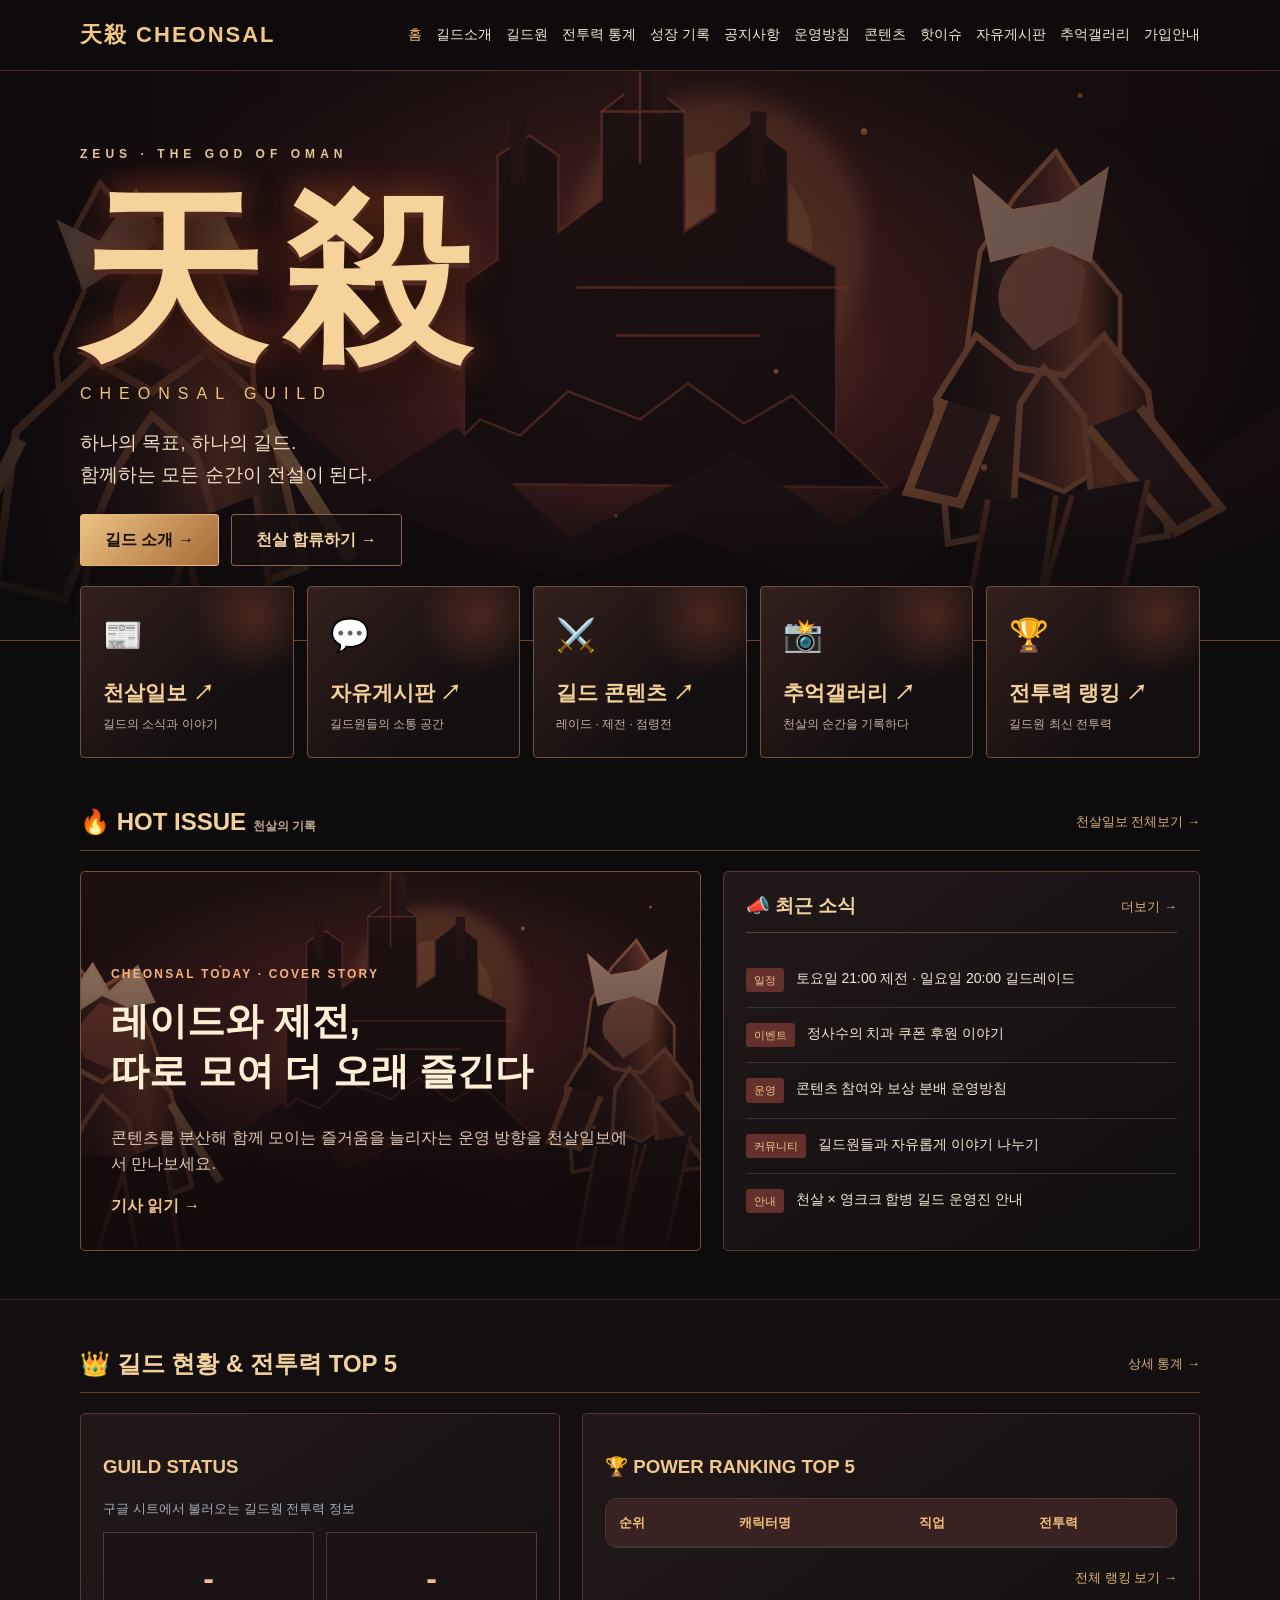
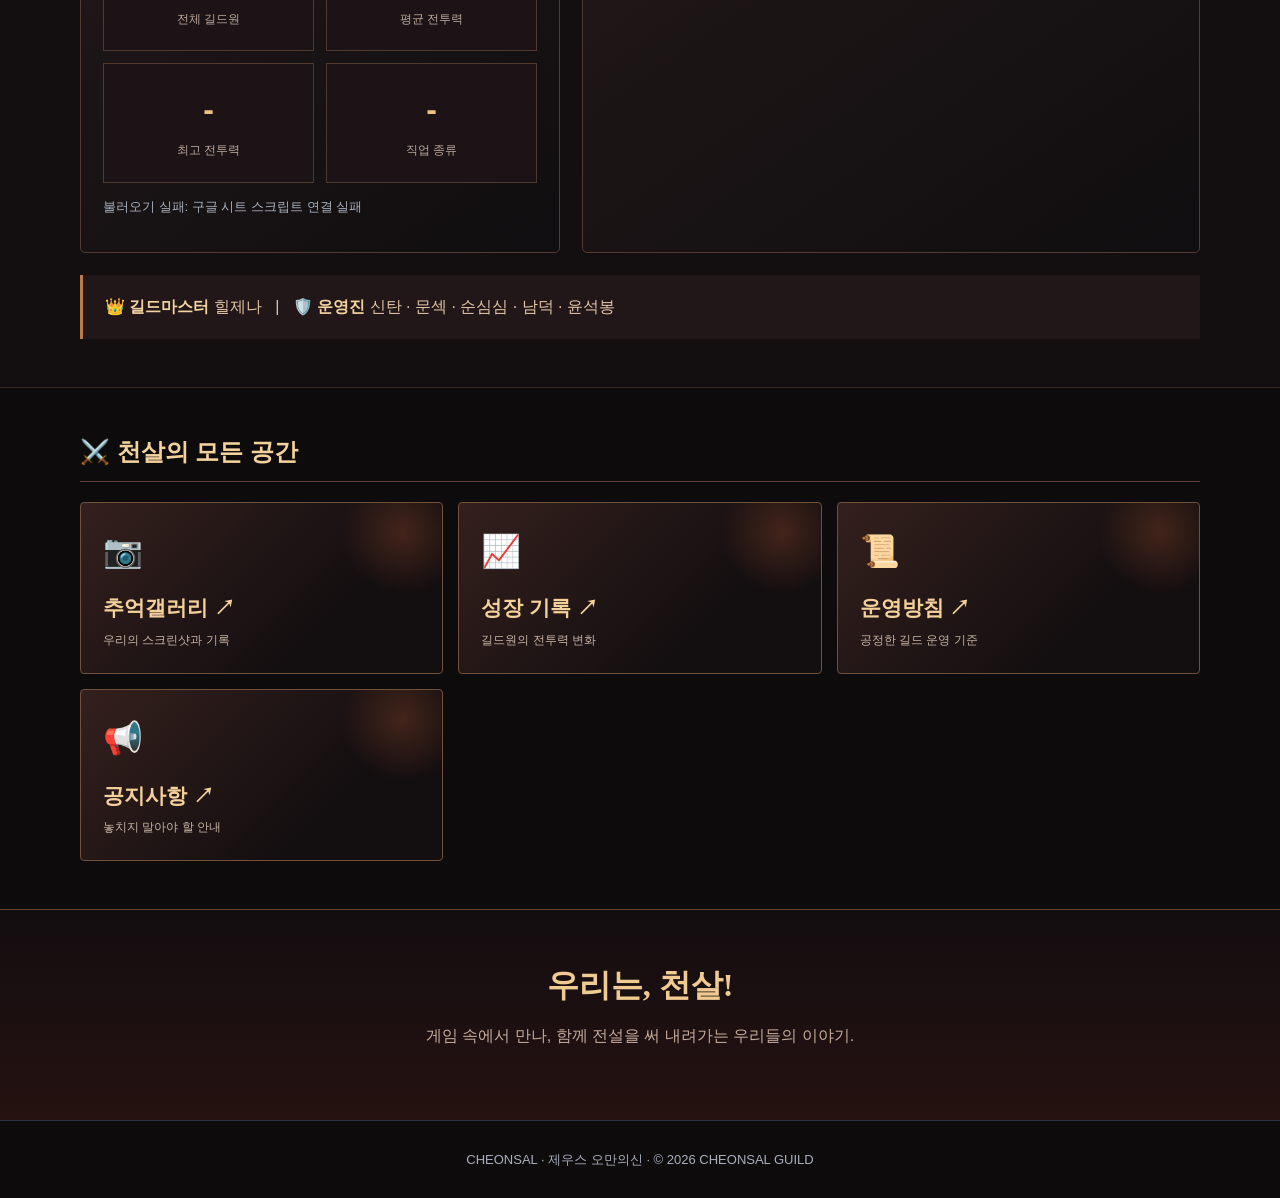
<file: index.html>
<!doctype html><html lang="ko"><head><meta charset="utf-8"><meta name="viewport" content="width=device-width,initial-scale=1"><meta name="description" content="천살 길드 공식 홈페이지 · 제우스 오만의신"><title>천살 길드 | CHEONSAL</title><link rel="stylesheet" href="style.css"><style>
:root{--gold:#e6b56c;--red:#9d2e29}body{background:#0e0b0c;color:#f3e8d9}.head{min-height:70px}.logo{color:#f2c884}header{background:#100b0cf5;border-color:#4a2b27}nav a:hover,.active{color:#f5c47a}.home-hero{min-height:570px;position:relative;display:flex;align-items:center;overflow:hidden;background:linear-gradient(90deg,#0b080bc7 0%,#150b0c60 47%,#0c080aa0 100%),url('cheonsal-hero.svg') center/cover no-repeat;border-bottom:1px solid #714432}.home-hero:after{content:'';position:absolute;inset:auto 0 0;height:160px;background:linear-gradient(transparent,#0e0b0c);pointer-events:none}.home-hero .wrap{position:relative;z-index:1}.hero-label{font-size:12px;letter-spacing:.42em;color:#e8c593;font-weight:800}.home-hero h1{font-family:Georgia,'Malgun Gothic',serif;font-size:clamp(92px,15vw,185px);line-height:1.05;color:#f6d39a;margin:20px 0 2px;text-shadow:0 5px 0 #502a21,0 15px 40px #000,0 0 35px #ae4b27;letter-spacing:.1em}.hero-eng{font-size:16px;letter-spacing:.5em;color:#f1c27e}.home-hero p{font-size:19px;color:#f2dfc5;max-width:550px;margin:20px 0 24px}.hero-buttons{display:flex;gap:12px;flex-wrap:wrap}.home-btn{display:inline-block;background:linear-gradient(135deg,#edc383,#a56a38);color:#1a0e0b;border:1px solid #e7b873;padding:12px 24px;font-weight:900;border-radius:3px}.home-btn.alt{background:#170f10c9;color:#f2d5a5;border-color:#8b6650}.home-shell{position:relative;margin-top:-55px;z-index:2}.home-links{display:grid;grid-template-columns:repeat(5,minmax(0,1fr));gap:13px}.home-link{display:flex;flex-direction:column;justify-content:flex-end;min-height:155px;padding:22px;position:relative;overflow:hidden;background:linear-gradient(135deg,#34201d,#130e10 70%);border:1px solid #72503a;border-radius:4px;transition:transform .2s,border-color .2s}.home-link:hover{transform:translateY(-5px);border-color:#e9b877}.home-link:before{content:'';position:absolute;width:125px;height:125px;right:-24px;top:-33px;background:radial-gradient(circle,#ab55314f,transparent 70%)}.home-link .symbol{font-size:32px;margin-bottom:14px;position:relative}.home-link strong{font-size:21px;color:#f4d19b;position:relative}.home-link small{color:#c7b4a4;font-size:12px;margin-top:5px;position:relative}.home-section{padding:48px 0}.home-title{display:flex;align-items:center;justify-content:space-between;gap:12px;border-bottom:1px solid #604232;padding-bottom:13px;margin-bottom:20px}.home-title h2{font-size:24px;color:#f4d29c;margin:0}.home-title a{font-size:13px;color:#d8ae7c}.home-layout{display:grid;grid-template-columns:1.3fr 1fr;gap:22px}.feature{position:relative;min-height:345px;padding:30px;display:flex;flex-direction:column;justify-content:flex-end;background:linear-gradient(0deg,#130a0bed,#170b0b44),url('cheonsal-hero.svg') center/cover;border:1px solid #79513a;border-radius:5px}.feature-label{font-size:12px;font-weight:900;color:#f4b17e;letter-spacing:.18em}.feature h3{font-size:clamp(26px,3vw,38px);line-height:1.32;margin:12px 0;color:#fff0d5;max-width:520px}.feature p{color:#e0c9b5;max-width:530px}.feature a{align-self:flex-start;color:#f1c58b;font-weight:bold}.news-panel,.home-panel{background:linear-gradient(145deg,#221819,#100e10);border:1px solid #543a30;border-radius:5px;padding:22px}.news-item{display:flex;gap:12px;align-items:start;border-bottom:1px solid #3f302d;padding:15px 0}.news-item:last-child{border-bottom:0}.news-tag{font-size:11px;color:#f5c28e;background:#63302b;padding:3px 8px;border-radius:3px;white-space:nowrap}.news-item a{font-size:14px;line-height:1.5}.news-item a:hover{color:#efc08d}.dashboard{display:grid;grid-template-columns:1fr 1fr;gap:22px}.home-stats{display:grid;grid-template-columns:repeat(2,1fr);gap:12px}.home-stat{padding:19px 12px;background:#1b1315;border:1px solid #50392f;text-align:center}.home-stat .stat{color:#f2c181}.home-stat span{font-size:12px;color:#bba89c}.home-panel .tablewrap{border-color:#50392f}.home-panel th{background:#392322;color:#f3bf7b}.home-panel td{border-color:#392b2b}.home-panel tbody tr:hover{background:#302020}.staff-line{margin-top:22px;padding:19px 22px;background:#211618;border-left:3px solid #bd794b;color:#e3c6a6}.staff-line strong{color:#f5d3a0}.home-footer{text-align:center;padding:55px 0;background:linear-gradient(#130d10,#251211);border-top:1px solid #68412d}.home-footer h2{font-family:Georgia,'Malgun Gothic',serif;font-size:32px;color:#f0ca91}.home-footer p{color:#c4ab9c}@media(max-width:850px){.home-links{grid-template-columns:repeat(2,1fr)}.home-layout,.dashboard{grid-template-columns:1fr}.home-hero{min-height:490px}.home-hero h1{font-size:105px}.home-shell{margin-top:-30px}}@media(max-width:480px){.home-links{gap:9px}.home-link{min-height:132px;padding:15px}.home-link strong{font-size:17px}.home-hero h1{font-size:84px}.home-hero p{font-size:16px}.home-hero{min-height:450px}.feature{min-height:315px;padding:20px}.home-section{padding:34px 0}}
</style></head><body><header><div class="wrap head"><a href="index.html" class="logo">天殺 CHEONSAL</a><nav><a class="active" href="index.html?v=20261009b">홈</a><a class="" href="guild.html?v=20261009b">길드소개</a><a class="" href="members.html?v=20261009b">길드원</a><a class="" href="stats.html?v=20261009b">전투력 통계</a><a class="" href="growth.html?v=20261009b">성장 기록</a><a class="" href="notice.html?v=20261009b">공지사항</a><a class="" href="rules.html?v=20261009b">운영방침</a><a class="" href="content.html?v=20261009b">콘텐츠</a><a class="" href="hot.html?v=20261009b">핫이슈</a><a class="" href="board.html?v=20261009b">자유게시판</a><a class="" href="gallery.html">추억갤러리</a><a class="" href="join.html?v=20261009b">가입안내</a></nav></div></header><main><section class="home-hero"><div class="wrap"><div class="hero-label">ZEUS · THE GOD OF OMAN</div><h1>天殺</h1><div class="hero-eng">CHEONSAL GUILD</div><p>하나의 목표, 하나의 길드.<br>함께하는 모든 순간이 전설이 된다.</p><div class="hero-buttons"><a class="home-btn" href="guild.html">길드 소개 →</a><a class="home-btn alt" href="join.html">천살 합류하기 →</a></div></div></section><div class="wrap home-shell"><div class="home-links"><a class="home-link" href="hot.html"><span class="symbol">📰</span><strong>천살일보 ↗</strong><small>길드의 소식과 이야기</small></a><a class="home-link" href="board.html"><span class="symbol">💬</span><strong>자유게시판 ↗</strong><small>길드원들의 소통 공간</small></a><a class="home-link" href="content.html"><span class="symbol">⚔️</span><strong>길드 콘텐츠 ↗</strong><small>레이드 · 제전 · 점령전</small></a><a class="home-link" href="gallery.html"><span class="symbol">📸</span><strong>추억갤러리 ↗</strong><small>천살의 순간을 기록하다</small></a><a class="home-link" href="members.html"><span class="symbol">🏆</span><strong>전투력 랭킹 ↗</strong><small>길드원 최신 전투력</small></a></div></div><section class="home-section"><div class="wrap"><div class="home-title"><h2>🔥 HOT ISSUE <small style="font-size:12px;color:#bda88f">천살의 기록</small></h2><a href="hot.html">천살일보 전체보기 →</a></div><div class="home-layout"><article class="feature"><span class="feature-label">CHEONSAL TODAY · COVER STORY</span><h3>레이드와 제전,<br>따로 모여 더 오래 즐긴다</h3><p>콘텐츠를 분산해 함께 모이는 즐거움을 늘리자는 운영 방향을 천살일보에서 만나보세요.</p><a href="hot.html">기사 읽기 →</a></article><aside class="news-panel"><div class="home-title"><h2 style="font-size:19px">📣 최근 소식</h2><a href="notice.html">더보기 →</a></div><div class="news-item"><span class="news-tag">일정</span><a href="content.html">토요일 21:00 제전 · 일요일 20:00 길드레이드</a></div><div class="news-item"><span class="news-tag">이벤트</span><a href="hot.html">정사수의 치과 쿠폰 후원 이야기</a></div><div class="news-item"><span class="news-tag">운영</span><a href="rules.html">콘텐츠 참여와 보상 분배 운영방침</a></div><div class="news-item"><span class="news-tag">커뮤니티</span><a href="board.html">길드원들과 자유롭게 이야기 나누기</a></div><div class="news-item"><span class="news-tag">안내</span><a href="guild.html">천살 × 영크크 합병 길드 운영진 안내</a></div></aside></div></div></section><section class="home-section" style="background:#130e10;border-top:1px solid #37251e;border-bottom:1px solid #37251e"><div class="wrap"><div class="home-title"><h2>👑 길드 현황 & 전투력 TOP 5</h2><a href="stats.html">상세 통계 →</a></div><div class="dashboard"><div class="home-panel"><h3 style="color:#f0c78d">GUILD STATUS</h3><p class="note">구글 시트에서 불러오는 길드원 전투력 정보</p><div class="home-stats"><div class="home-stat"><div class="stat" id="total">-</div><span>전체 길드원</span></div><div class="home-stat"><div class="stat" id="avg">-</div><span>평균 전투력</span></div><div class="home-stat"><div class="stat" id="max">-</div><span>최고 전투력</span></div><div class="home-stat"><div class="stat" id="jobcount">-</div><span>직업 종류</span></div></div><p class="note" id="status">구글 시트 연결 대기 중…</p></div><div class="home-panel"><h3 style="color:#f0c78d">🏆 POWER RANKING TOP 5</h3><div class="tablewrap"><table><thead><tr><th>순위</th><th>캐릭터명</th><th>직업</th><th>전투력</th></tr></thead><tbody id="toprows"></tbody></table></div><p style="text-align:right"><a href="members.html" style="color:#e6b56c;font-size:13px">전체 랭킹 보기 →</a></p></div></div><div class="staff-line"><strong>👑 길드마스터</strong> 힐제나 &nbsp; | &nbsp; <strong>🛡️ 운영진</strong> 신탄 · 문섹 · 순심심 · 남덕 · 윤석봉</div></div></section><section class="home-section"><div class="wrap"><div class="home-title"><h2>⚔️ 천살의 모든 공간</h2></div><div class="grid"><a class="home-link" href="gallery.html"><span class="symbol">📷</span><strong>추억갤러리 ↗</strong><small>우리의 스크린샷과 기록</small></a><a class="home-link" href="growth.html"><span class="symbol">📈</span><strong>성장 기록 ↗</strong><small>길드원의 전투력 변화</small></a><a class="home-link" href="rules.html"><span class="symbol">📜</span><strong>운영방침 ↗</strong><small>공정한 길드 운영 기준</small></a><a class="home-link" href="notice.html"><span class="symbol">📢</span><strong>공지사항 ↗</strong><small>놓치지 말아야 할 안내</small></a></div></div></section><div class="home-footer"><div class="wrap"><h2>우리는, 천살!</h2><p>게임 속에서 만나, 함께 전설을 써 내려가는 우리들의 이야기.</p></div></div></main><footer><div class="wrap">CHEONSAL · 제우스 오만의신 · © 2026 CHEONSAL GUILD</div></footer><script src="app.js"></script></body></html>
</file>
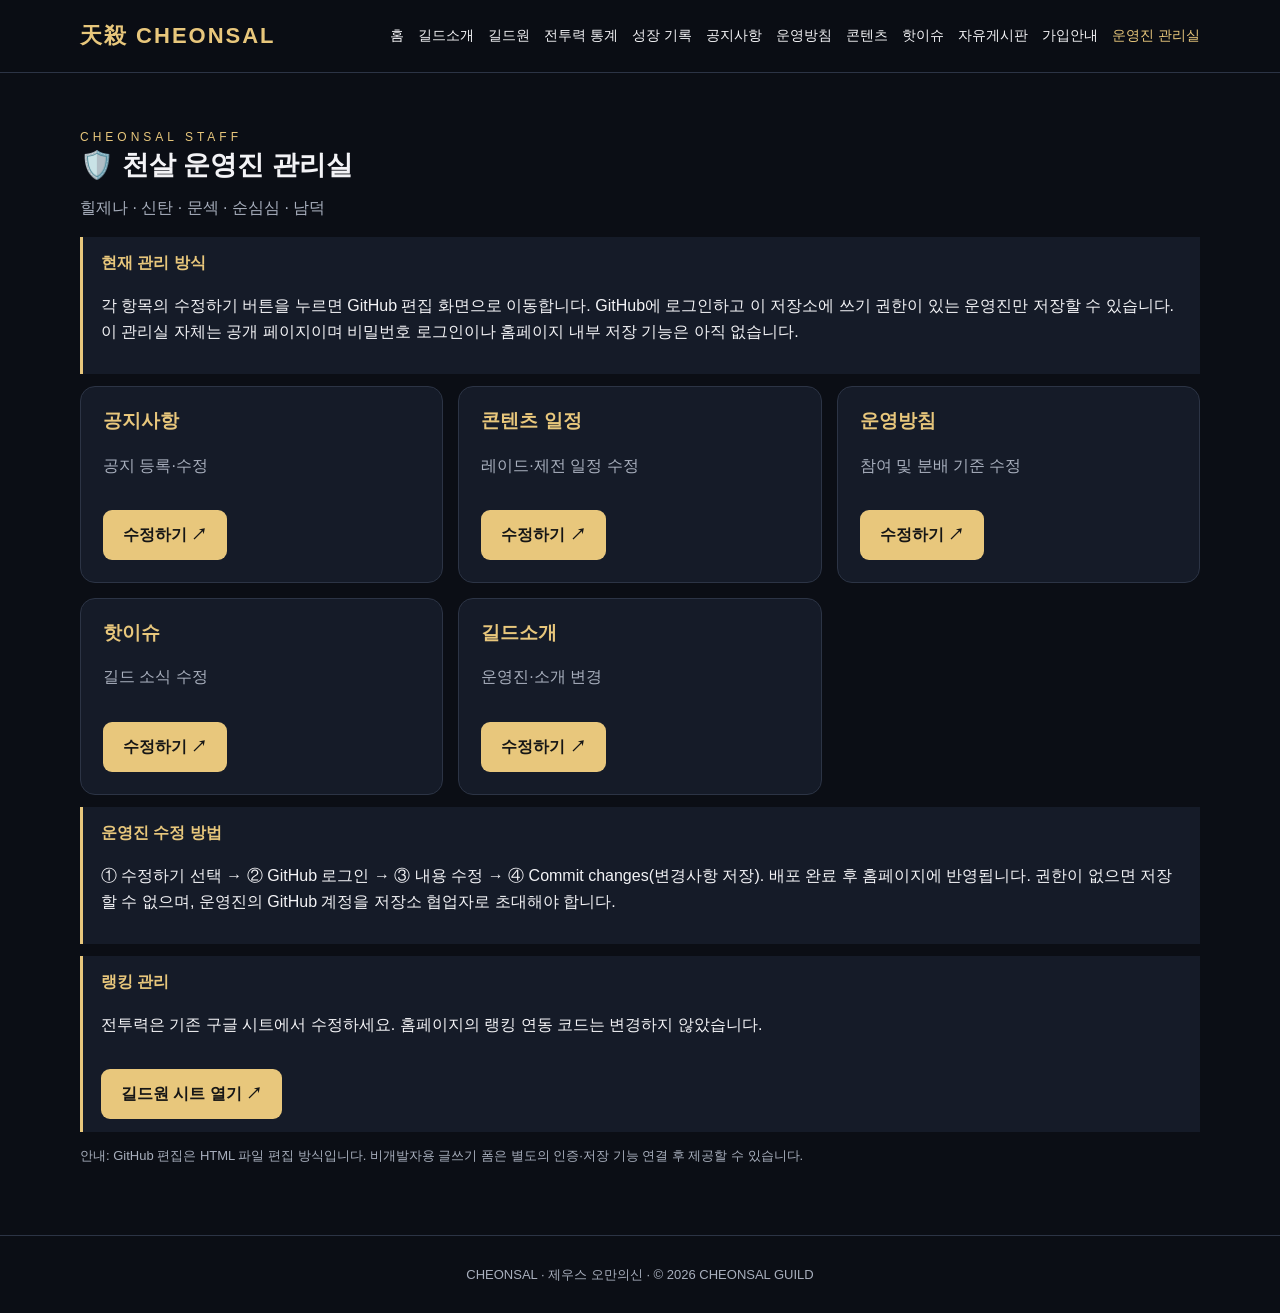
<file: admin.html>
<!doctype html><html lang="ko"><head><meta charset="utf-8"><meta name="viewport" content="width=device-width,initial-scale=1"><meta name="description" content="천살 길드 운영진 관리 안내"><title>운영진 관리실 | 천살길드</title><link rel="stylesheet" href="style.css"></head><body><header><div class="wrap head"><a href="index.html" class="logo">天殺 CHEONSAL</a><nav><a href="index.html">홈</a><a href="guild.html">길드소개</a><a href="members.html">길드원</a><a href="stats.html">전투력 통계</a><a href="growth.html">성장 기록</a><a href="notice.html">공지사항</a><a href="rules.html">운영방침</a><a href="content.html">콘텐츠</a><a href="hot.html">핫이슈</a><a href="board.html">자유게시판</a><a href="join.html">가입안내</a><a class="active" href="admin.html">운영진 관리실</a></nav></div></header><main><section class="section"><div class="wrap"><div class="eyebrow">CHEONSAL STAFF</div><h2>🛡️ 천살 운영진 관리실</h2><p class="lead">힐제나 · 신탄 · 문섹 · 순심심 · 남덕</p><div class="notice"><span class="badge">현재 관리 방식</span><p>각 항목의 수정하기 버튼을 누르면 GitHub 편집 화면으로 이동합니다. GitHub에 로그인하고 이 저장소에 쓰기 권한이 있는 운영진만 저장할 수 있습니다. 이 관리실 자체는 공개 페이지이며 비밀번호 로그인이나 홈페이지 내부 저장 기능은 아직 없습니다.</p></div><div class="grid"><article class="card"><h3>공지사항</h3><p>공지 등록·수정</p><a class="btn" href="https://github.com/tmfvnsgkfn-tech/cheonsal/edit/main/notice.html" target="_blank" rel="noopener noreferrer">수정하기 ↗</a></article><article class="card"><h3>콘텐츠 일정</h3><p>레이드·제전 일정 수정</p><a class="btn" href="https://github.com/tmfvnsgkfn-tech/cheonsal/edit/main/content.html" target="_blank" rel="noopener noreferrer">수정하기 ↗</a></article><article class="card"><h3>운영방침</h3><p>참여 및 분배 기준 수정</p><a class="btn" href="https://github.com/tmfvnsgkfn-tech/cheonsal/edit/main/rules.html" target="_blank" rel="noopener noreferrer">수정하기 ↗</a></article><article class="card"><h3>핫이슈</h3><p>길드 소식 수정</p><a class="btn" href="https://github.com/tmfvnsgkfn-tech/cheonsal/edit/main/hot.html" target="_blank" rel="noopener noreferrer">수정하기 ↗</a></article><article class="card"><h3>길드소개</h3><p>운영진·소개 변경</p><a class="btn" href="https://github.com/tmfvnsgkfn-tech/cheonsal/edit/main/guild.html" target="_blank" rel="noopener noreferrer">수정하기 ↗</a></article></div><div class="notice"><span class="badge">운영진 수정 방법</span><p>① 수정하기 선택 → ② GitHub 로그인 → ③ 내용 수정 → ④ Commit changes(변경사항 저장). 배포 완료 후 홈페이지에 반영됩니다. 권한이 없으면 저장할 수 없으며, 운영진의 GitHub 계정을 저장소 협업자로 초대해야 합니다.</p></div><div class="notice"><span class="badge">랭킹 관리</span><p>전투력은 기존 구글 시트에서 수정하세요. 홈페이지의 랭킹 연동 코드는 변경하지 않았습니다.</p><a class="btn" href="https://docs.google.com/spreadsheets/d/1ai7IKTxgIhXjxiB6eI8E0D_KFdkgMGACCq7TBO_YCIA/edit" target="_blank" rel="noopener noreferrer">길드원 시트 열기 ↗</a></div><p class="note">안내: GitHub 편집은 HTML 파일 편집 방식입니다. 비개발자용 글쓰기 폼은 별도의 인증·저장 기능 연결 후 제공할 수 있습니다.</p></div></section></main><footer><div class="wrap">CHEONSAL · 제우스 오만의신 · © 2026 CHEONSAL GUILD</div></footer></body></html>
</file>
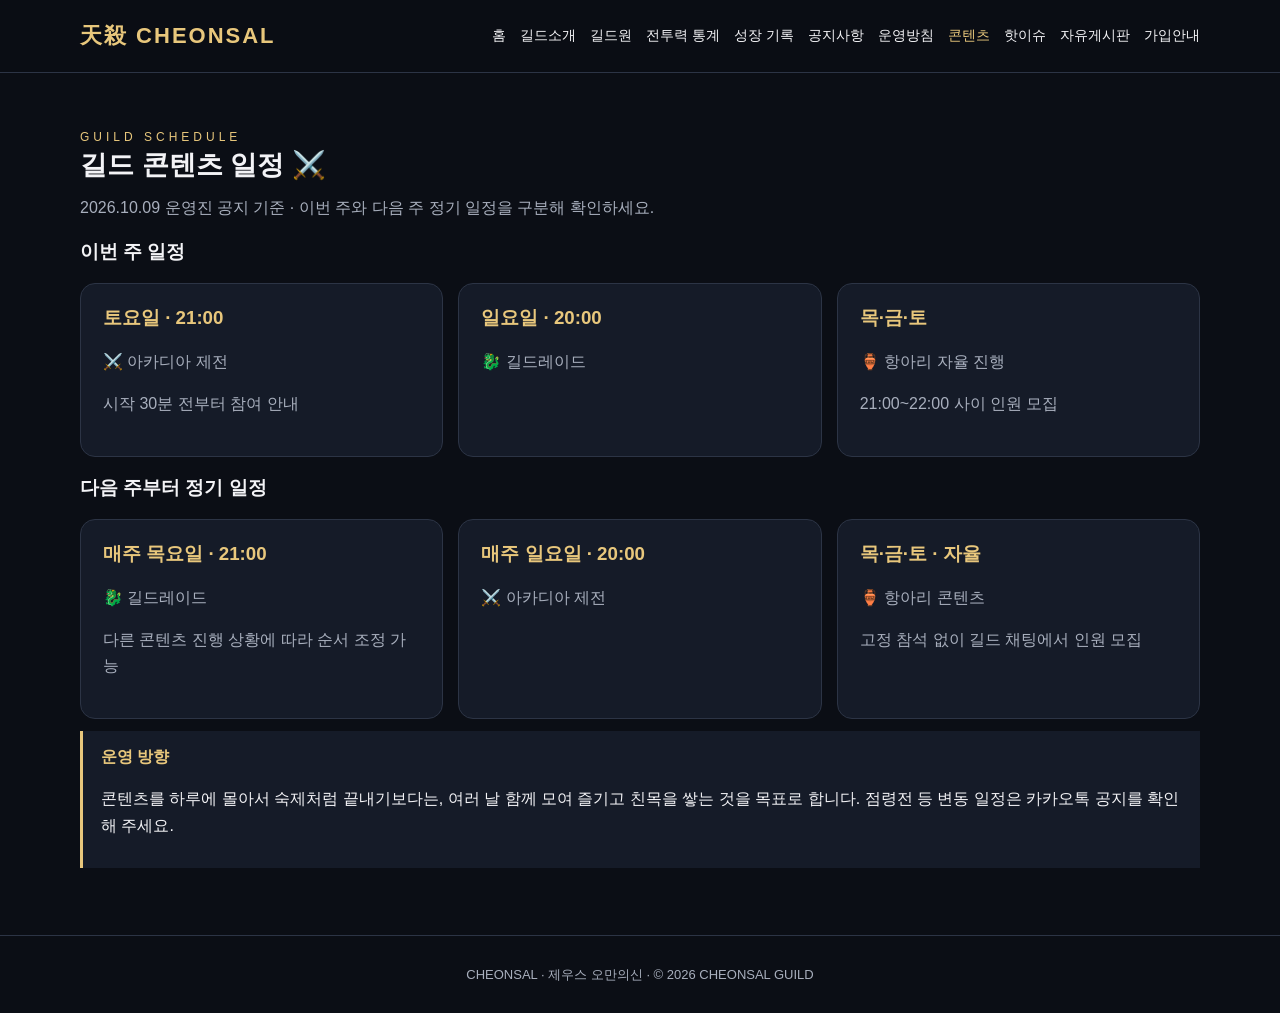
<file: content.html>
<!doctype html><html lang="ko"><head><meta charset="utf-8"><meta name="viewport" content="width=device-width,initial-scale=1"><meta name="description" content="제우스 오만의신 천살 길드 공식 홈페이지"><title>길드 콘텐츠 | 천살길드</title><link rel="stylesheet" href="style.css"></head><body><header><div class="wrap head"><a href="index.html" class="logo">天殺 CHEONSAL</a><nav><a class="" href="index.html?v=20261009b">홈</a><a class="" href="guild.html?v=20261009b">길드소개</a><a class="" href="members.html?v=20261009b">길드원</a><a class="" href="stats.html?v=20261009b">전투력 통계</a><a class="" href="growth.html?v=20261009b">성장 기록</a><a class="" href="notice.html?v=20261009b">공지사항</a><a class="" href="rules.html?v=20261009b">운영방침</a><a class="active" href="content.html?v=20261009b">콘텐츠</a><a class="" href="hot.html?v=20261009b">핫이슈</a><a class="" href="board.html?v=20261009b">자유게시판</a><a class="" href="join.html?v=20261009b">가입안내</a></nav></div></header><main><section class="section"><div class="wrap"><div class="eyebrow">GUILD SCHEDULE</div><h2>길드 콘텐츠 일정 ⚔️</h2><p class="lead">2026.10.09 운영진 공지 기준 · 이번 주와 다음 주 정기 일정을 구분해 확인하세요.</p>
<h3>이번 주 일정</h3><div class="grid"><div class="card"><h3>토요일 · 21:00</h3><p>⚔️ 아카디아 제전</p><p class="small">시작 30분 전부터 참여 안내</p></div><div class="card"><h3>일요일 · 20:00</h3><p>🐉 길드레이드</p></div><div class="card"><h3>목·금·토</h3><p>🏺 항아리 자율 진행</p><p class="small">21:00~22:00 사이 인원 모집</p></div></div>
<h3>다음 주부터 정기 일정</h3><div class="grid"><div class="card"><h3>매주 목요일 · 21:00</h3><p>🐉 길드레이드</p><p class="small">다른 콘텐츠 진행 상황에 따라 순서 조정 가능</p></div><div class="card"><h3>매주 일요일 · 20:00</h3><p>⚔️ 아카디아 제전</p></div><div class="card"><h3>목·금·토 · 자율</h3><p>🏺 항아리 콘텐츠</p><p class="small">고정 참석 없이 길드 채팅에서 인원 모집</p></div></div>
<div class="notice"><span class="badge">운영 방향</span><p>콘텐츠를 하루에 몰아서 숙제처럼 끝내기보다는, 여러 날 함께 모여 즐기고 친목을 쌓는 것을 목표로 합니다. 점령전 등 변동 일정은 카카오톡 공지를 확인해 주세요.</p></div></div></section></main><footer><div class="wrap">CHEONSAL · 제우스 오만의신 · © 2026 CHEONSAL GUILD</div></footer><script src="app.js"></script></body></html>
</file>
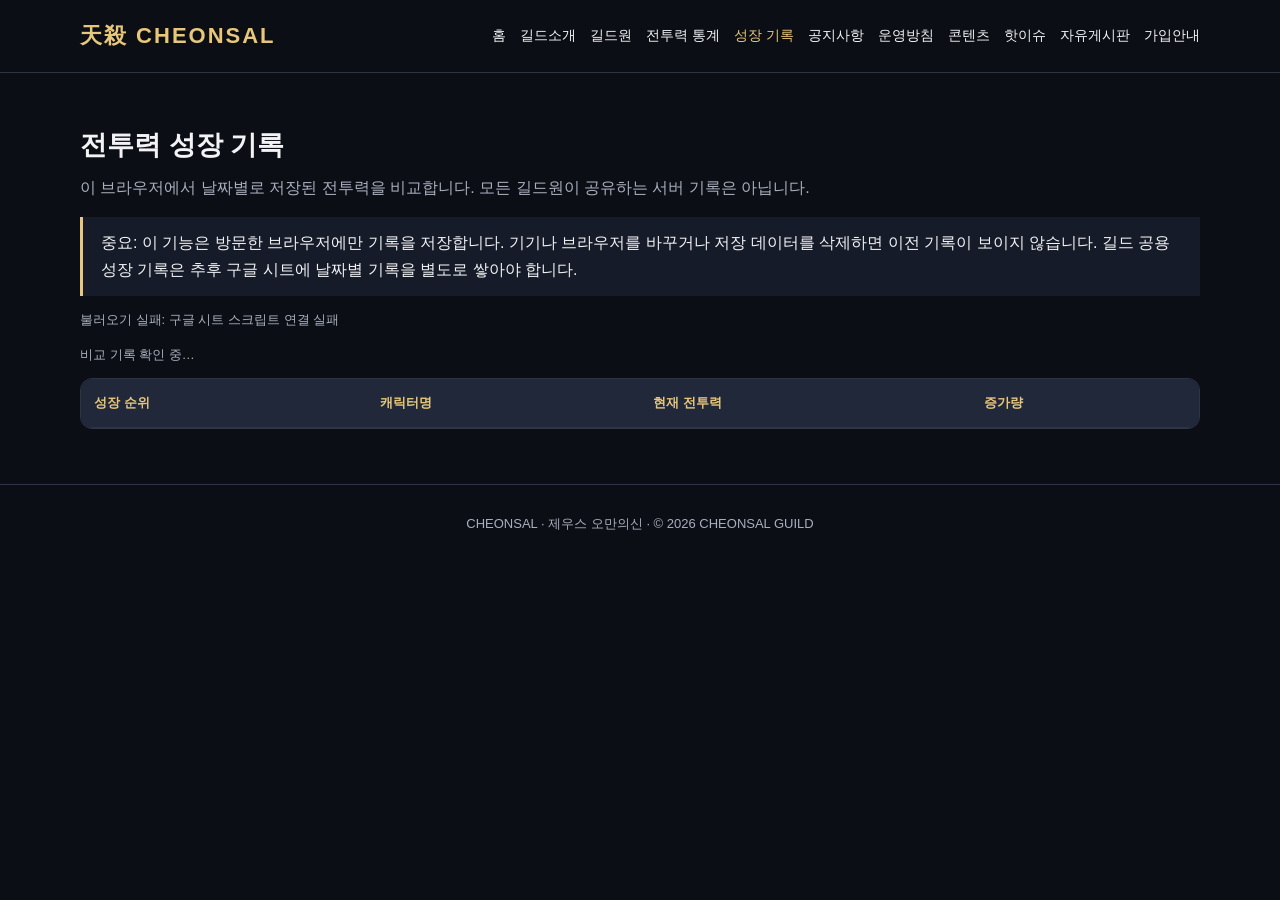
<file: growth.html>
<!doctype html><html lang="ko"><head><meta charset="utf-8"><meta name="viewport" content="width=device-width,initial-scale=1"><meta name="description" content="제우스 오만의신 천살길드 공식 홈페이지"><title>성장 기록 | 천살길드</title><link rel="stylesheet" href="style.css"></head><body><header><div class="wrap head"><a href="index.html" class="logo">天殺 CHEONSAL</a><nav><a class="" href="index.html?v=20261009b">홈</a><a class="" href="guild.html?v=20261009b">길드소개</a><a class="" href="members.html?v=20261009b">길드원</a><a class="" href="stats.html?v=20261009b">전투력 통계</a><a class="active" href="growth.html?v=20261009b">성장 기록</a><a class="" href="notice.html?v=20261009b">공지사항</a><a class="" href="rules.html?v=20261009b">운영방침</a><a class="" href="content.html?v=20261009b">콘텐츠</a><a class="" href="hot.html?v=20261009b">핫이슈</a><a class="" href="board.html?v=20261009b">자유게시판</a><a class="" href="join.html?v=20261009b">가입안내</a></nav></div></header><main><section class="section"><div class="wrap"><h2>전투력 성장 기록</h2><p class="lead">이 브라우저에서 날짜별로 저장된 전투력을 비교합니다. 모든 길드원이 공유하는 서버 기록은 아닙니다.</p><div class="notice">중요: 이 기능은 방문한 브라우저에만 기록을 저장합니다. 기기나 브라우저를 바꾸거나 저장 데이터를 삭제하면 이전 기록이 보이지 않습니다. 길드 공용 성장 기록은 추후 구글 시트에 날짜별 기록을 별도로 쌓아야 합니다.</div><p class="note" id="status">구글 시트 연결 대기 중…</p><p class="note" id="baseline">비교 기록 확인 중…</p><div class="tablewrap"><table><thead><tr><th>성장 순위</th><th>캐릭터명</th><th>현재 전투력</th><th>증가량</th></tr></thead><tbody id="growrows"></tbody></table></div></div></section></main><footer><div class="wrap">CHEONSAL · 제우스 오만의신 · © 2026 CHEONSAL GUILD</div></footer><script src="app.js"></script></body></html>
</file>
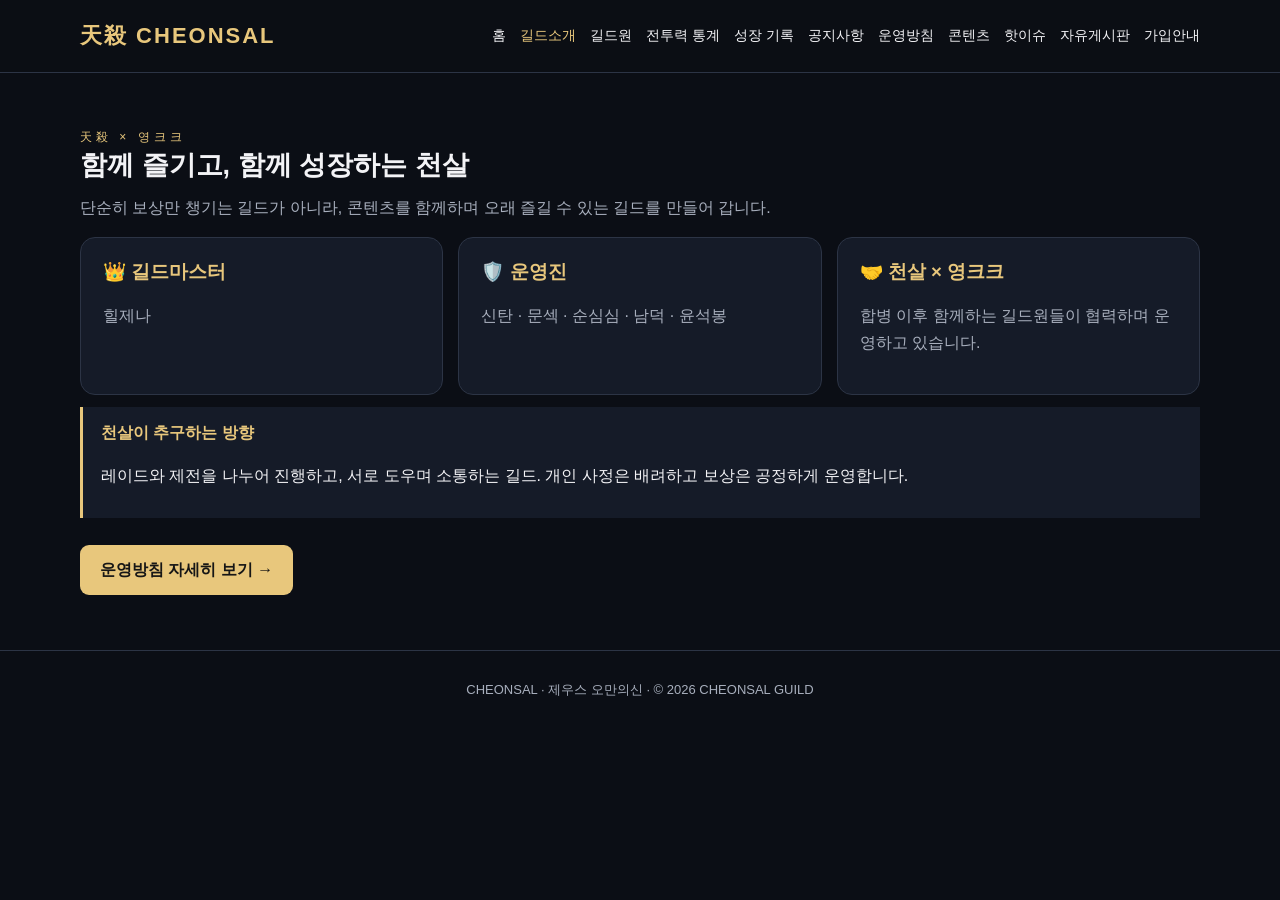
<file: guild.html>
<!doctype html><html lang="ko"><head><meta charset="utf-8"><meta name="viewport" content="width=device-width,initial-scale=1"><meta name="description" content="제우스 오만의신 천살 길드 공식 홈페이지"><title>길드소개 | 천살길드</title><link rel="stylesheet" href="style.css"></head><body><header><div class="wrap head"><a href="index.html" class="logo">天殺 CHEONSAL</a><nav><a class="" href="index.html?v=20261009b">홈</a><a class="active" href="guild.html?v=20261009b">길드소개</a><a class="" href="members.html?v=20261009b">길드원</a><a class="" href="stats.html?v=20261009b">전투력 통계</a><a class="" href="growth.html?v=20261009b">성장 기록</a><a class="" href="notice.html?v=20261009b">공지사항</a><a class="" href="rules.html?v=20261009b">운영방침</a><a class="" href="content.html?v=20261009b">콘텐츠</a><a class="" href="hot.html?v=20261009b">핫이슈</a><a class="" href="board.html?v=20261009b">자유게시판</a><a class="" href="join.html?v=20261009b">가입안내</a></nav></div></header><main><section class="section"><div class="wrap"><div class="eyebrow">天殺 × 영크크</div><h2>함께 즐기고, 함께 성장하는 천살</h2><p class="lead">단순히 보상만 챙기는 길드가 아니라, 콘텐츠를 함께하며 오래 즐길 수 있는 길드를 만들어 갑니다.</p><div class="grid"><div class="card"><h3>👑 길드마스터</h3><p>힐제나</p></div><div class="card"><h3>🛡️ 운영진</h3><p>신탄 · 문섹 · 순심심 · 남덕 · 윤석봉</p></div><div class="card"><h3>🤝 천살 × 영크크</h3><p>합병 이후 함께하는 길드원들이 협력하며 운영하고 있습니다.</p></div></div><div class="notice"><span class="badge">천살이 추구하는 방향</span><p>레이드와 제전을 나누어 진행하고, 서로 도우며 소통하는 길드. 개인 사정은 배려하고 보상은 공정하게 운영합니다.</p></div><a class="btn" href="rules.html">운영방침 자세히 보기 →</a></div></section></main><footer><div class="wrap">CHEONSAL · 제우스 오만의신 · © 2026 CHEONSAL GUILD</div></footer><script src="app.js"></script></body></html>
</file>
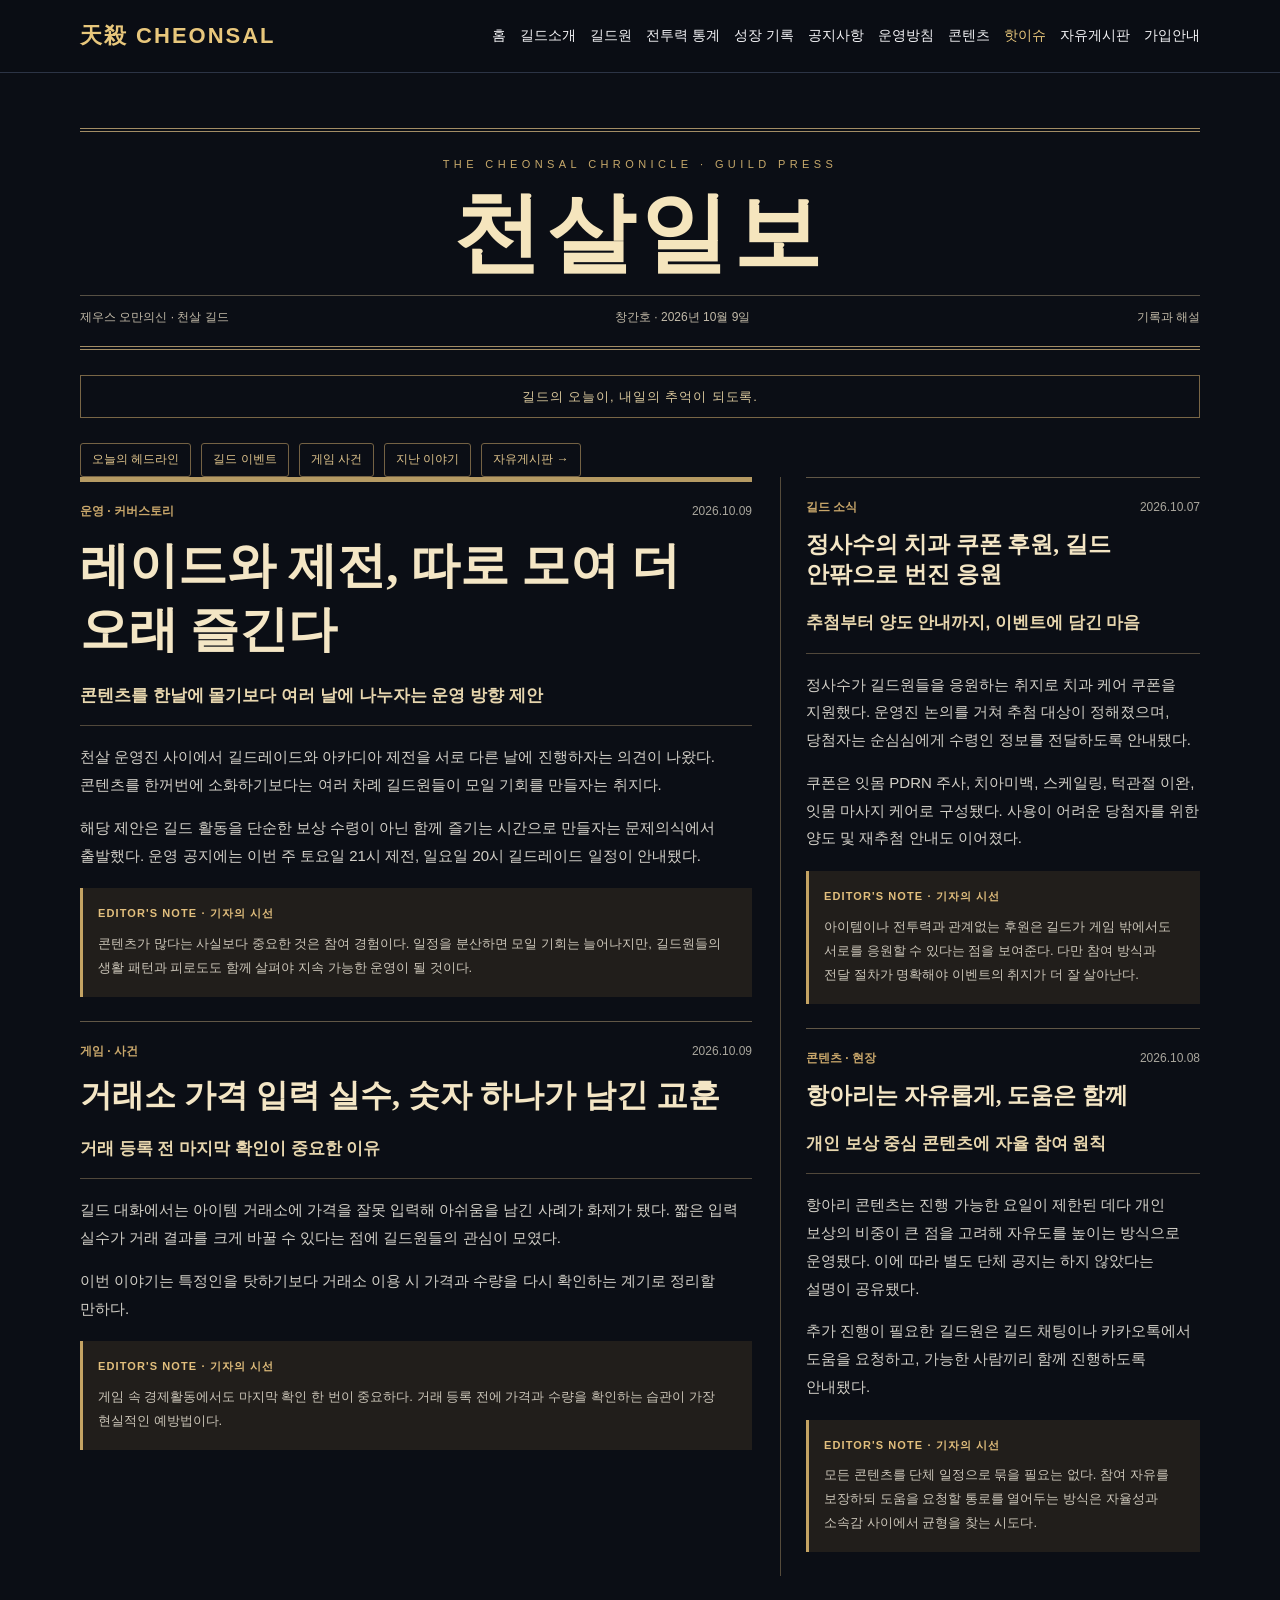
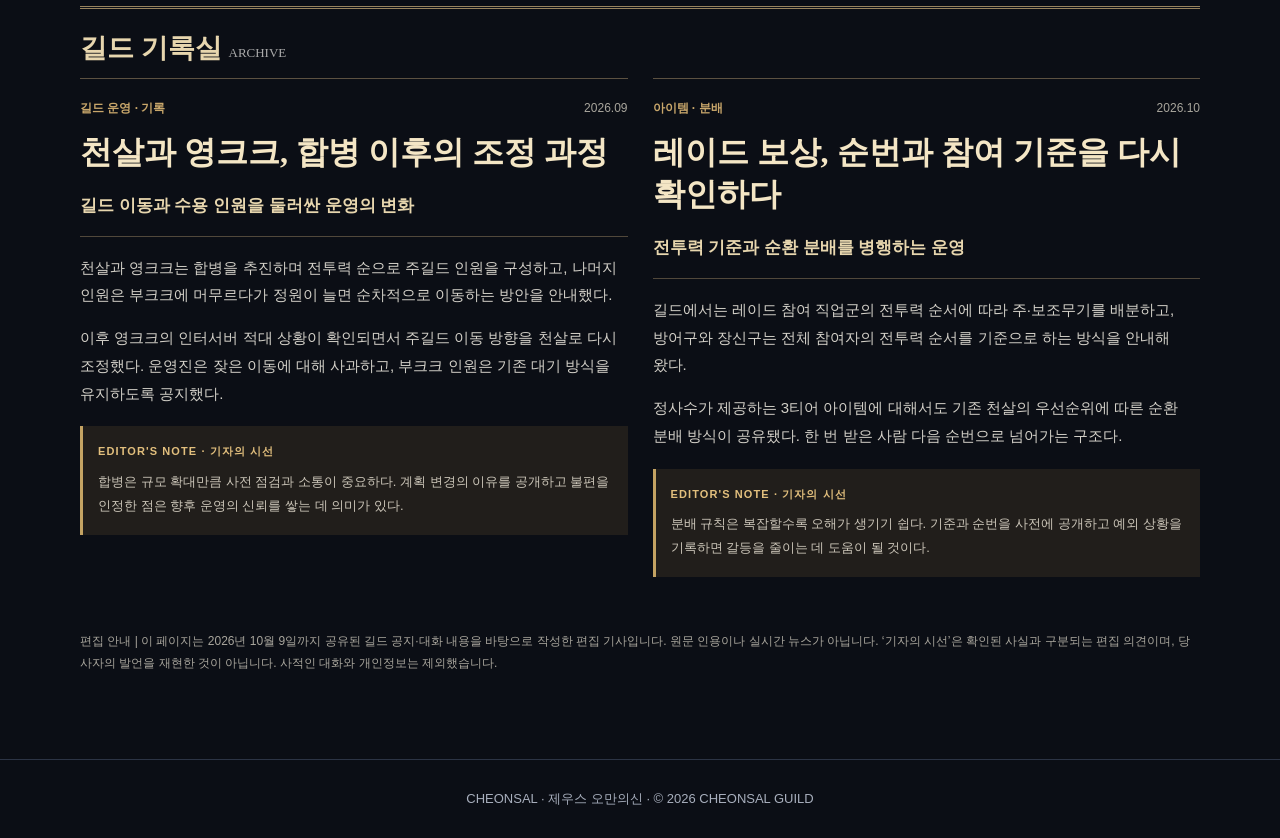
<file: hot.html>
<!doctype html><html lang="ko"><head><meta charset="utf-8"><meta name="viewport" content="width=device-width,initial-scale=1"><meta name="description" content="천살일보 — 제우스 오만의신 천살 길드 소식과 해설"><title>천살일보 | 천살길드</title><link rel="stylesheet" href="style.css?v=20261009paper1"><style>
.paper{--ink:#f0e9d8;--paperline:#575044;color:var(--ink)}.paper-top{text-align:center;border-top:4px double #a38d65;border-bottom:4px double #a38d65;padding:23px 0 18px}.paper-kicker{letter-spacing:.4em;font-size:11px;color:#c7a96b}.paper-mast{font-family:Georgia,'Malgun Gothic',serif;font-weight:900;font-size:clamp(42px,9vw,88px);letter-spacing:.06em;line-height:1.2;margin:8px 0;color:#f5e5bd}.paper-edition{display:flex;justify-content:space-between;gap:8px;font-size:12px;color:#c3bba9;border-top:1px solid var(--paperline);padding-top:12px}.paper-banner{margin:25px 0;border:1px solid #796646;padding:10px 15px;text-align:center;font-size:13px;letter-spacing:.07em;color:#d9c79c}.paper-grid{display:grid;grid-template-columns:minmax(0,1.6fr) minmax(0,1fr);gap:28px}.paper-story{padding:20px 0 24px;border-top:1px solid #615746;scroll-margin-top:110px}.paper-story h3{font-family:Georgia,'Malgun Gothic',serif;font-size:clamp(22px,2.8vw,32px);line-height:1.32;margin:12px 0;color:#f4e6c5;word-break:keep-all}.paper-story p{font-size:15px;line-height:1.85;color:#d3d0c8;word-break:keep-all}.paper-lead{border-top:5px solid #b59a63;padding-top:20px}.paper-lead h3{font-size:clamp(30px,4.5vw,49px)}.paper-meta{display:flex;justify-content:space-between;gap:12px;color:#c9a76b;font-size:12px;font-weight:bold}.paper-meta time{color:#a9a69d;font-weight:normal}.paper-deck{font-size:17px!important;font-weight:bold;color:#e7d6ae!important;border-bottom:1px solid #51483b;padding-bottom:14px}.paper-opinion{border-left:3px solid #c4a363;padding:11px 15px;background:#211e1b;margin-top:19px}.paper-opinion strong{font-size:11px;letter-spacing:.1em;color:#e2bf7d}.paper-opinion p{font-size:13px;margin:6px 0;color:#ccc6b9}.paper-side{border-left:1px solid #554b3b;padding-left:25px}.paper-side .paper-story h3{font-size:23px}.paper-archive{border-top:3px double #98835d;margin-top:30px;padding-top:22px}.paper-archive h2{font-family:Georgia,'Malgun Gothic',serif;color:#e7d6ae}.paper-archive-grid{display:grid;grid-template-columns:repeat(2,minmax(0,1fr));gap:0 25px}.paper-archive-grid .paper-story{border-top:1px solid #5c5141}.paper-jump{display:flex;gap:10px;flex-wrap:wrap;margin-top:18px}.paper-jump a{border:1px solid #746244;padding:6px 11px;border-radius:3px;font-size:12px;color:#dfc48c}.paper-disclaimer{margin:30px 0;color:#a9a69d;font-size:12px;line-height:1.8}@media(max-width:760px){.paper-grid,.paper-archive-grid{grid-template-columns:1fr}.paper-side{border-left:0;padding-left:0}.paper-edition{font-size:10px}.paper-top{padding-top:12px}.paper-mast{font-size:48px}.paper-story{padding-top:18px}.paper-side .paper-story h3{font-size:25px}}
</style></head><body><header><div class="wrap head"><a href="index.html" class="logo">天殺 CHEONSAL</a><nav><a class="" href="index.html?v=20261009b">홈</a><a class="" href="guild.html?v=20261009b">길드소개</a><a class="" href="members.html?v=20261009b">길드원</a><a class="" href="stats.html?v=20261009b">전투력 통계</a><a class="" href="growth.html?v=20261009b">성장 기록</a><a class="" href="notice.html?v=20261009b">공지사항</a><a class="" href="rules.html?v=20261009b">운영방침</a><a class="" href="content.html?v=20261009b">콘텐츠</a><a class="active" href="hot.html?v=20261009b">핫이슈</a><a class="" href="board.html?v=20261009b">자유게시판</a><a class="" href="join.html?v=20261009b">가입안내</a></nav></div></header><main><section class="section"><div class="wrap paper"><div class="paper-top"><div class="paper-kicker">THE CHEONSAL CHRONICLE · GUILD PRESS</div><h1 class="paper-mast">천살일보</h1><div class="paper-edition"><span>제우스 오만의신 · 천살 길드</span><span>창간호 · 2026년 10월 9일</span><span>기록과 해설</span></div></div><div class="paper-banner">길드의 오늘이, 내일의 추억이 되도록.</div><div class="paper-jump"><a href="#story-1">오늘의 헤드라인</a><a href="#story-2">길드 이벤트</a><a href="#story-3">게임 사건</a><a href="#archive">지난 이야기</a><a href="board.html">자유게시판 →</a></div><div class="paper-grid"><div><article class="paper-story paper-lead" id="story-1"><div class="paper-meta"><span>운영 · 커버스토리</span><time>2026.10.09</time></div><h3>레이드와 제전, 따로 모여 더 오래 즐긴다</h3><p class="paper-deck">콘텐츠를 한날에 몰기보다 여러 날에 나누자는 운영 방향 제안</p><p>천살 운영진 사이에서 길드레이드와 아카디아 제전을 서로 다른 날에 진행하자는 의견이 나왔다. 콘텐츠를 한꺼번에 소화하기보다는 여러 차례 길드원들이 모일 기회를 만들자는 취지다.</p><p>해당 제안은 길드 활동을 단순한 보상 수령이 아닌 함께 즐기는 시간으로 만들자는 문제의식에서 출발했다. 운영 공지에는 이번 주 토요일 21시 제전, 일요일 20시 길드레이드 일정이 안내됐다.</p><div class="paper-opinion"><strong>EDITOR'S NOTE · 기자의 시선</strong><p>콘텐츠가 많다는 사실보다 중요한 것은 참여 경험이다. 일정을 분산하면 모일 기회는 늘어나지만, 길드원들의 생활 패턴과 피로도도 함께 살펴야 지속 가능한 운영이 될 것이다.</p></div></article><article class="paper-story " id="story-3"><div class="paper-meta"><span>게임 · 사건</span><time>2026.10.09</time></div><h3>거래소 가격 입력 실수, 숫자 하나가 남긴 교훈</h3><p class="paper-deck">거래 등록 전 마지막 확인이 중요한 이유</p><p>길드 대화에서는 아이템 거래소에 가격을 잘못 입력해 아쉬움을 남긴 사례가 화제가 됐다. 짧은 입력 실수가 거래 결과를 크게 바꿀 수 있다는 점에 길드원들의 관심이 모였다.</p><p>이번 이야기는 특정인을 탓하기보다 거래소 이용 시 가격과 수량을 다시 확인하는 계기로 정리할 만하다.</p><div class="paper-opinion"><strong>EDITOR'S NOTE · 기자의 시선</strong><p>게임 속 경제활동에서도 마지막 확인 한 번이 중요하다. 거래 등록 전에 가격과 수량을 확인하는 습관이 가장 현실적인 예방법이다.</p></div></article></div><aside class="paper-side"><article class="paper-story " id="story-2"><div class="paper-meta"><span>길드 소식</span><time>2026.10.07</time></div><h3>정사수의 치과 쿠폰 후원, 길드 안팎으로 번진 응원</h3><p class="paper-deck">추첨부터 양도 안내까지, 이벤트에 담긴 마음</p><p>정사수가 길드원들을 응원하는 취지로 치과 케어 쿠폰을 지원했다. 운영진 논의를 거쳐 추첨 대상이 정해졌으며, 당첨자는 순심심에게 수령인 정보를 전달하도록 안내됐다.</p><p>쿠폰은 잇몸 PDRN 주사, 치아미백, 스케일링, 턱관절 이완, 잇몸 마사지 케어로 구성됐다. 사용이 어려운 당첨자를 위한 양도 및 재추첨 안내도 이어졌다.</p><div class="paper-opinion"><strong>EDITOR'S NOTE · 기자의 시선</strong><p>아이템이나 전투력과 관계없는 후원은 길드가 게임 밖에서도 서로를 응원할 수 있다는 점을 보여준다. 다만 참여 방식과 전달 절차가 명확해야 이벤트의 취지가 더 잘 살아난다.</p></div></article><article class="paper-story " id="story-4"><div class="paper-meta"><span>콘텐츠 · 현장</span><time>2026.10.08</time></div><h3>항아리는 자유롭게, 도움은 함께</h3><p class="paper-deck">개인 보상 중심 콘텐츠에 자율 참여 원칙</p><p>항아리 콘텐츠는 진행 가능한 요일이 제한된 데다 개인 보상의 비중이 큰 점을 고려해 자유도를 높이는 방식으로 운영됐다. 이에 따라 별도 단체 공지는 하지 않았다는 설명이 공유됐다.</p><p>추가 진행이 필요한 길드원은 길드 채팅이나 카카오톡에서 도움을 요청하고, 가능한 사람끼리 함께 진행하도록 안내됐다.</p><div class="paper-opinion"><strong>EDITOR'S NOTE · 기자의 시선</strong><p>모든 콘텐츠를 단체 일정으로 묶을 필요는 없다. 참여 자유를 보장하되 도움을 요청할 통로를 열어두는 방식은 자율성과 소속감 사이에서 균형을 찾는 시도다.</p></div></article></aside></div><section class="paper-archive" id="archive"><h2>길드 기록실 <span style="font-size:13px;font-weight:normal;color:#aaa">ARCHIVE</span></h2><div class="paper-archive-grid"><article class="paper-story " id="story-5"><div class="paper-meta"><span>길드 운영 · 기록</span><time>2026.09</time></div><h3>천살과 영크크, 합병 이후의 조정 과정</h3><p class="paper-deck">길드 이동과 수용 인원을 둘러싼 운영의 변화</p><p>천살과 영크크는 합병을 추진하며 전투력 순으로 주길드 인원을 구성하고, 나머지 인원은 부크크에 머무르다가 정원이 늘면 순차적으로 이동하는 방안을 안내했다.</p><p>이후 영크크의 인터서버 적대 상황이 확인되면서 주길드 이동 방향을 천살로 다시 조정했다. 운영진은 잦은 이동에 대해 사과하고, 부크크 인원은 기존 대기 방식을 유지하도록 공지했다.</p><div class="paper-opinion"><strong>EDITOR'S NOTE · 기자의 시선</strong><p>합병은 규모 확대만큼 사전 점검과 소통이 중요하다. 계획 변경의 이유를 공개하고 불편을 인정한 점은 향후 운영의 신뢰를 쌓는 데 의미가 있다.</p></div></article><article class="paper-story " id="story-6"><div class="paper-meta"><span>아이템 · 분배</span><time>2026.10</time></div><h3>레이드 보상, 순번과 참여 기준을 다시 확인하다</h3><p class="paper-deck">전투력 기준과 순환 분배를 병행하는 운영</p><p>길드에서는 레이드 참여 직업군의 전투력 순서에 따라 주·보조무기를 배분하고, 방어구와 장신구는 전체 참여자의 전투력 순서를 기준으로 하는 방식을 안내해 왔다.</p><p>정사수가 제공하는 3티어 아이템에 대해서도 기존 천살의 우선순위에 따른 순환 분배 방식이 공유됐다. 한 번 받은 사람 다음 순번으로 넘어가는 구조다.</p><div class="paper-opinion"><strong>EDITOR'S NOTE · 기자의 시선</strong><p>분배 규칙은 복잡할수록 오해가 생기기 쉽다. 기준과 순번을 사전에 공개하고 예외 상황을 기록하면 갈등을 줄이는 데 도움이 될 것이다.</p></div></article></div></section><p class="paper-disclaimer">편집 안내 | 이 페이지는 2026년 10월 9일까지 공유된 길드 공지·대화 내용을 바탕으로 작성한 편집 기사입니다. 원문 인용이나 실시간 뉴스가 아닙니다. ‘기자의 시선’은 확인된 사실과 구분되는 편집 의견이며, 당사자의 발언을 재현한 것이 아닙니다. 사적인 대화와 개인정보는 제외했습니다.</p></div></section></main><footer><div class="wrap">CHEONSAL · 제우스 오만의신 · © 2026 CHEONSAL GUILD</div></footer></body></html>
</file>
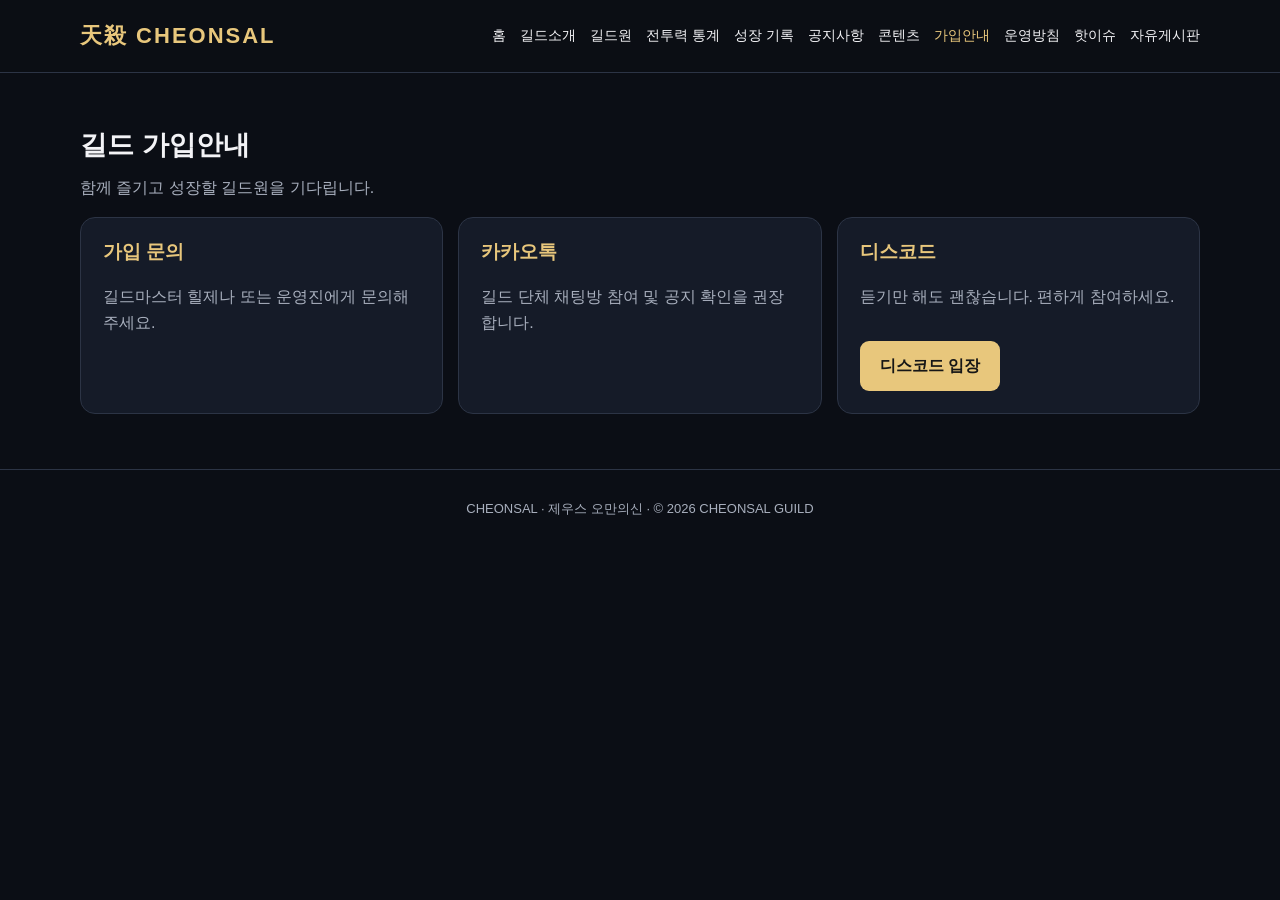
<file: join.html>
<!doctype html><html lang="ko"><head><meta charset="utf-8"><meta name="viewport" content="width=device-width,initial-scale=1"><meta name="description" content="제우스 오만의신 천살길드 공식 홈페이지"><title>가입안내 | 천살길드</title><link rel="stylesheet" href="style.css"></head><body><header><div class="wrap head"><a href="index.html" class="logo">天殺 CHEONSAL</a><nav><a class="" href="index.html">홈</a><a class="" href="guild.html">길드소개</a><a class="" href="members.html">길드원</a><a class="" href="stats.html">전투력 통계</a><a class="" href="growth.html">성장 기록</a><a class="" href="notice.html">공지사항</a><a class="" href="content.html">콘텐츠</a><a class="active" href="join.html">가입안내</a><a href="rules.html">운영방침</a><a href="hot.html">핫이슈</a><a href="board.html">자유게시판</a></nav></div></header><main><section class="section"><div class="wrap"><h2>길드 가입안내</h2><p class="lead">함께 즐기고 성장할 길드원을 기다립니다.</p><div class="grid"><div class="card"><h3>가입 문의</h3><p>길드마스터 힐제나 또는 운영진에게 문의해 주세요.</p></div><div class="card"><h3>카카오톡</h3><p>길드 단체 채팅방 참여 및 공지 확인을 권장합니다.</p></div><div class="card"><h3>디스코드</h3><p>듣기만 해도 괜찮습니다. 편하게 참여하세요.</p><a class="btn" href="https://discord.gg/HKkjCxny4" target="_blank" rel="noopener">디스코드 입장</a></div></div></div></section></main><footer><div class="wrap">CHEONSAL · 제우스 오만의신 · © 2026 CHEONSAL GUILD</div></footer><script src="app.js"></script></body></html>
</file>
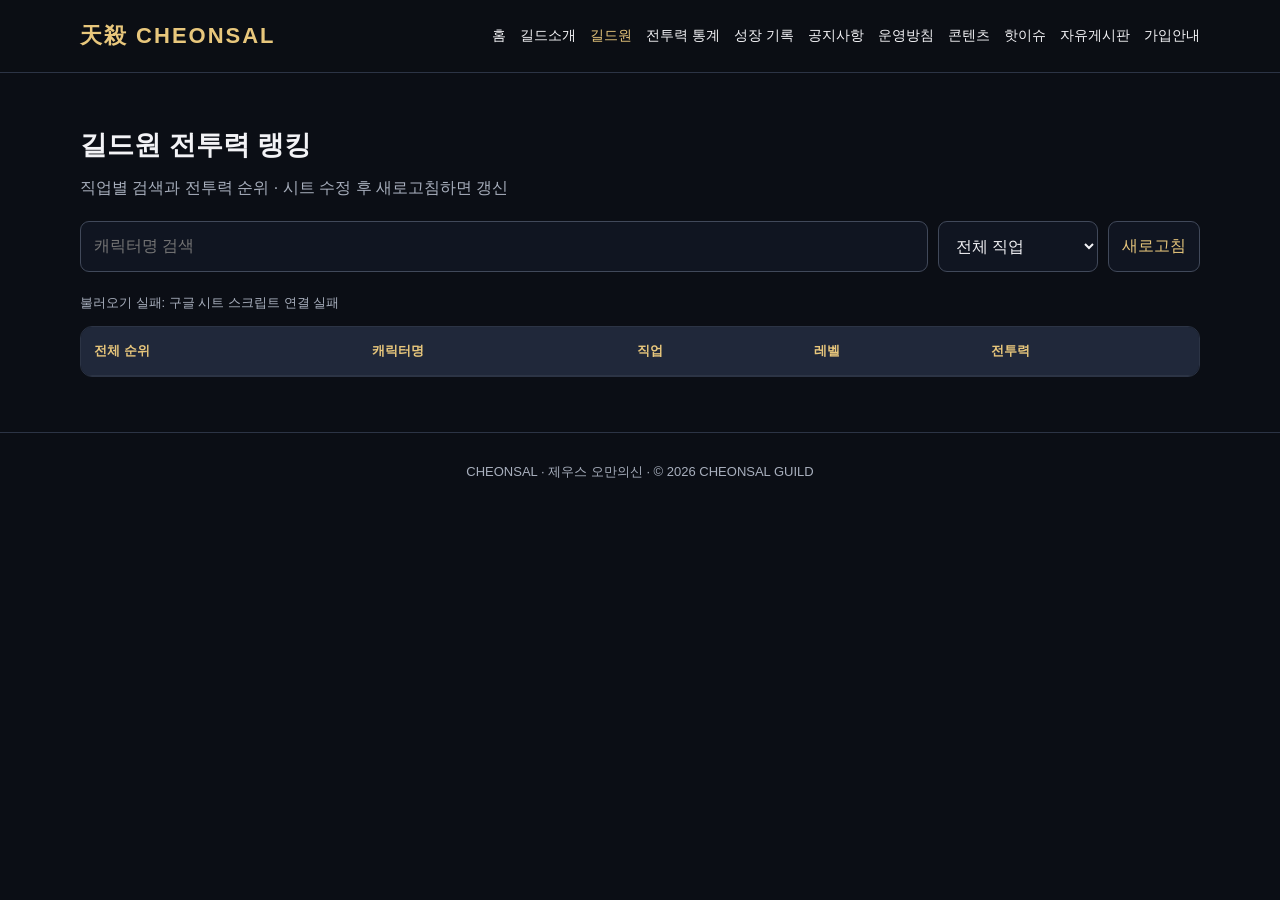
<file: members.html>
<!doctype html><html lang="ko"><head><meta charset="utf-8"><meta name="viewport" content="width=device-width,initial-scale=1"><meta name="description" content="제우스 오만의신 천살길드 공식 홈페이지"><title>길드원 | 천살길드</title><link rel="stylesheet" href="style.css"></head><body><header><div class="wrap head"><a href="index.html" class="logo">天殺 CHEONSAL</a><nav><a class="" href="index.html?v=20261009b">홈</a><a class="" href="guild.html?v=20261009b">길드소개</a><a class="active" href="members.html?v=20261009b">길드원</a><a class="" href="stats.html?v=20261009b">전투력 통계</a><a class="" href="growth.html?v=20261009b">성장 기록</a><a class="" href="notice.html?v=20261009b">공지사항</a><a class="" href="rules.html?v=20261009b">운영방침</a><a class="" href="content.html?v=20261009b">콘텐츠</a><a class="" href="hot.html?v=20261009b">핫이슈</a><a class="" href="board.html?v=20261009b">자유게시판</a><a class="" href="join.html?v=20261009b">가입안내</a></nav></div></header><main><section class="section"><div class="wrap"><h2>길드원 전투력 랭킹</h2><p class="lead">직업별 검색과 전투력 순위 · 시트 수정 후 새로고침하면 갱신</p><div class="toolbar"><input id="search" placeholder="캐릭터명 검색"><select id="job"></select><button id="refresh">새로고침</button></div><p class="note" id="count"></p><p class="note" id="status">구글 시트 연결 대기 중…</p><div class="tablewrap"><table><thead><tr><th>전체 순위</th><th>캐릭터명</th><th>직업</th><th>레벨</th><th>전투력</th></tr></thead><tbody id="rows"></tbody></table></div></div></section></main><footer><div class="wrap">CHEONSAL · 제우스 오만의신 · © 2026 CHEONSAL GUILD</div></footer><script src="app.js"></script></body></html>
</file>
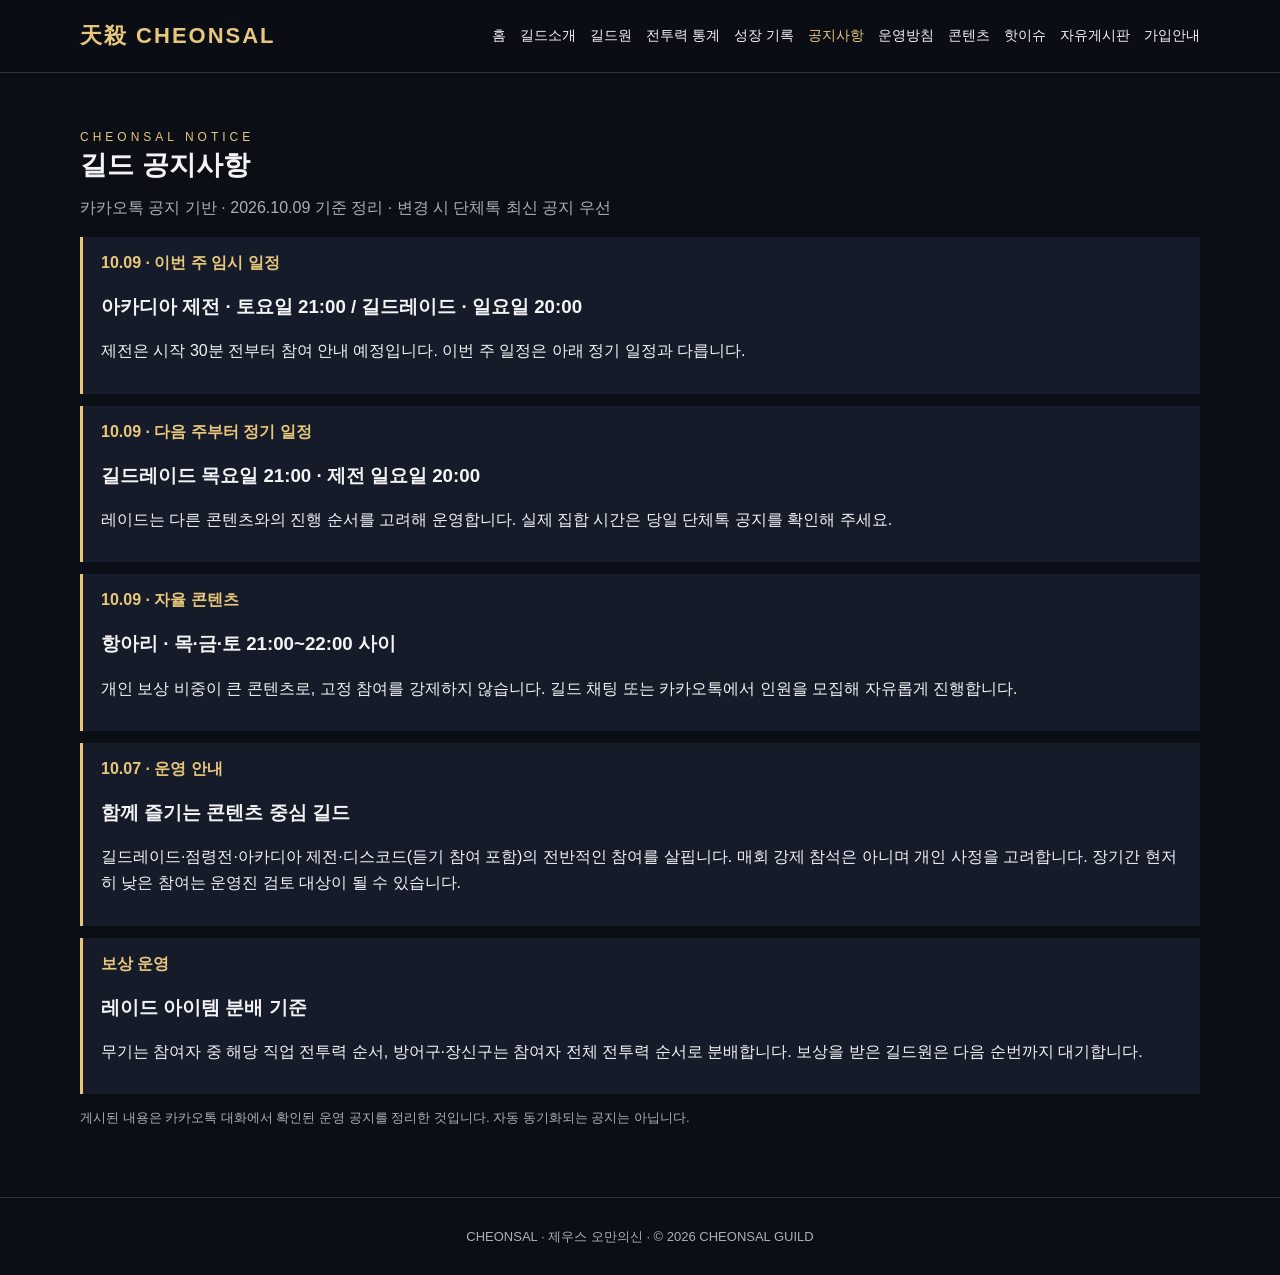
<file: notice.html>
<!doctype html><html lang="ko"><head><meta charset="utf-8"><meta name="viewport" content="width=device-width,initial-scale=1"><meta name="description" content="제우스 오만의신 천살 길드 공식 홈페이지"><title>공지사항 | 천살길드</title><link rel="stylesheet" href="style.css"></head><body><header><div class="wrap head"><a href="index.html" class="logo">天殺 CHEONSAL</a><nav><a class="" href="index.html?v=20261009b">홈</a><a class="" href="guild.html?v=20261009b">길드소개</a><a class="" href="members.html?v=20261009b">길드원</a><a class="" href="stats.html?v=20261009b">전투력 통계</a><a class="" href="growth.html?v=20261009b">성장 기록</a><a class="active" href="notice.html?v=20261009b">공지사항</a><a class="" href="rules.html?v=20261009b">운영방침</a><a class="" href="content.html?v=20261009b">콘텐츠</a><a class="" href="hot.html?v=20261009b">핫이슈</a><a class="" href="board.html?v=20261009b">자유게시판</a><a class="" href="join.html?v=20261009b">가입안내</a></nav></div></header><main><section class="section"><div class="wrap"><div class="eyebrow">CHEONSAL NOTICE</div><h2>길드 공지사항</h2><p class="lead">카카오톡 공지 기반 · 2026.10.09 기준 정리 · 변경 시 단체톡 최신 공지 우선</p>
<div class="notice"><span class="badge">10.09 · 이번 주 임시 일정</span><h3>아카디아 제전 · 토요일 21:00 / 길드레이드 · 일요일 20:00</h3><p>제전은 시작 30분 전부터 참여 안내 예정입니다. 이번 주 일정은 아래 정기 일정과 다릅니다.</p></div>
<div class="notice"><span class="badge">10.09 · 다음 주부터 정기 일정</span><h3>길드레이드 목요일 21:00 · 제전 일요일 20:00</h3><p>레이드는 다른 콘텐츠와의 진행 순서를 고려해 운영합니다. 실제 집합 시간은 당일 단체톡 공지를 확인해 주세요.</p></div>
<div class="notice"><span class="badge">10.09 · 자율 콘텐츠</span><h3>항아리 · 목·금·토 21:00~22:00 사이</h3><p>개인 보상 비중이 큰 콘텐츠로, 고정 참여를 강제하지 않습니다. 길드 채팅 또는 카카오톡에서 인원을 모집해 자유롭게 진행합니다.</p></div>
<div class="notice"><span class="badge">10.07 · 운영 안내</span><h3>함께 즐기는 콘텐츠 중심 길드</h3><p>길드레이드·점령전·아카디아 제전·디스코드(듣기 참여 포함)의 전반적인 참여를 살핍니다. 매회 강제 참석은 아니며 개인 사정을 고려합니다. 장기간 현저히 낮은 참여는 운영진 검토 대상이 될 수 있습니다.</p></div>
<div class="notice"><span class="badge">보상 운영</span><h3>레이드 아이템 분배 기준</h3><p>무기는 참여자 중 해당 직업 전투력 순서, 방어구·장신구는 참여자 전체 전투력 순서로 분배합니다. 보상을 받은 길드원은 다음 순번까지 대기합니다.</p></div>
<p class="note">게시된 내용은 카카오톡 대화에서 확인된 운영 공지를 정리한 것입니다. 자동 동기화되는 공지는 아닙니다.</p></div></section></main><footer><div class="wrap">CHEONSAL · 제우스 오만의신 · © 2026 CHEONSAL GUILD</div></footer><script src="app.js"></script></body></html>
</file>
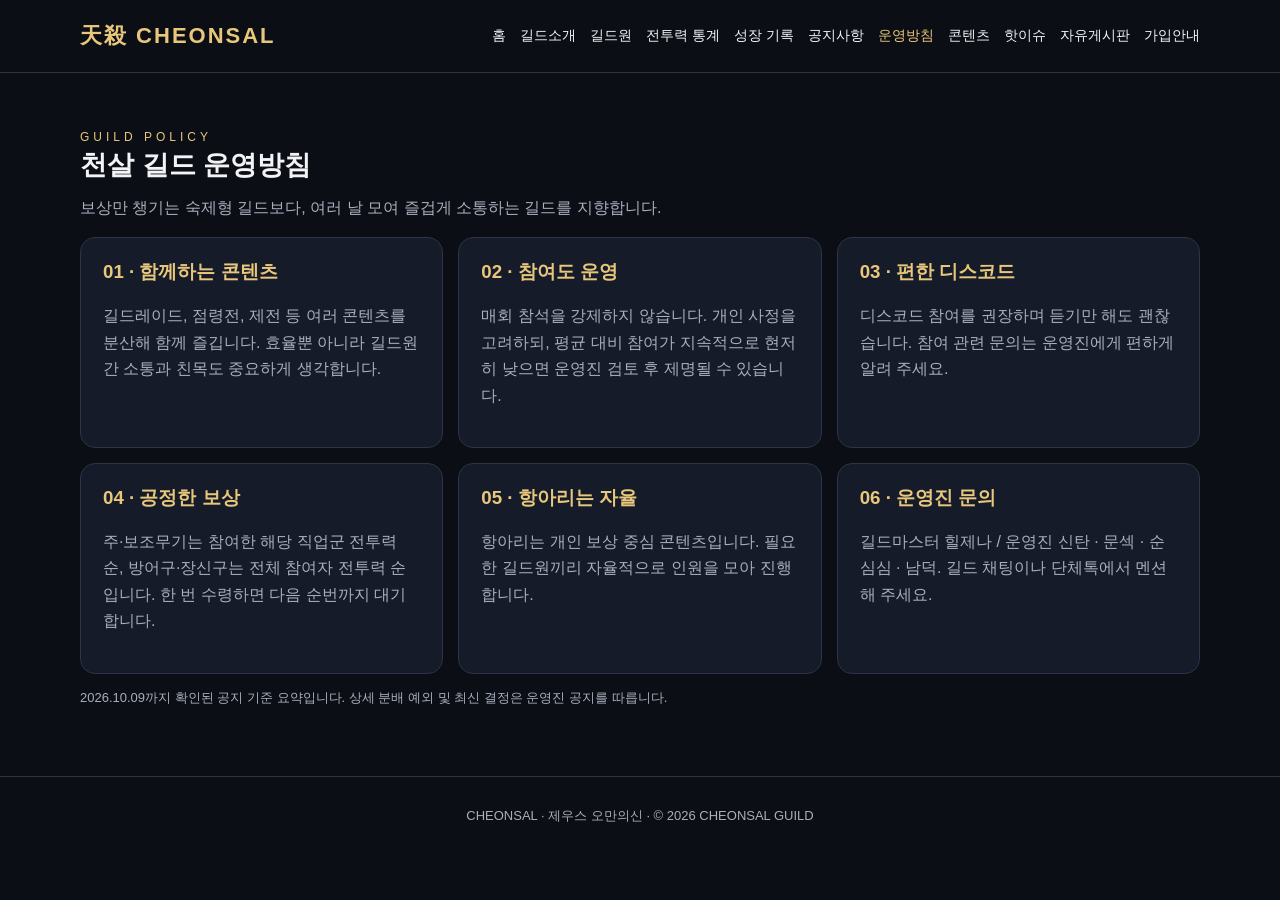
<file: rules.html>
<!doctype html><html lang="ko"><head><meta charset="utf-8"><meta name="viewport" content="width=device-width,initial-scale=1"><meta name="description" content="제우스 오만의신 천살 길드 공식 홈페이지"><title>운영방침 | 천살길드</title><link rel="stylesheet" href="style.css"></head><body><header><div class="wrap head"><a href="index.html" class="logo">天殺 CHEONSAL</a><nav><a class="" href="index.html?v=20261009b">홈</a><a class="" href="guild.html?v=20261009b">길드소개</a><a class="" href="members.html?v=20261009b">길드원</a><a class="" href="stats.html?v=20261009b">전투력 통계</a><a class="" href="growth.html?v=20261009b">성장 기록</a><a class="" href="notice.html?v=20261009b">공지사항</a><a class="active" href="rules.html?v=20261009b">운영방침</a><a class="" href="content.html?v=20261009b">콘텐츠</a><a class="" href="hot.html?v=20261009b">핫이슈</a><a class="" href="board.html?v=20261009b">자유게시판</a><a class="" href="join.html?v=20261009b">가입안내</a></nav></div></header><main><section class="section"><div class="wrap"><div class="eyebrow">GUILD POLICY</div><h2>천살 길드 운영방침</h2><p class="lead">보상만 챙기는 숙제형 길드보다, 여러 날 모여 즐겁게 소통하는 길드를 지향합니다.</p>
<div class="grid"><div class="card"><h3>01 · 함께하는 콘텐츠</h3><p>길드레이드, 점령전, 제전 등 여러 콘텐츠를 분산해 함께 즐깁니다. 효율뿐 아니라 길드원 간 소통과 친목도 중요하게 생각합니다.</p></div><div class="card"><h3>02 · 참여도 운영</h3><p>매회 참석을 강제하지 않습니다. 개인 사정을 고려하되, 평균 대비 참여가 지속적으로 현저히 낮으면 운영진 검토 후 제명될 수 있습니다.</p></div><div class="card"><h3>03 · 편한 디스코드</h3><p>디스코드 참여를 권장하며 듣기만 해도 괜찮습니다. 참여 관련 문의는 운영진에게 편하게 알려 주세요.</p></div><div class="card"><h3>04 · 공정한 보상</h3><p>주·보조무기는 참여한 해당 직업군 전투력 순, 방어구·장신구는 전체 참여자 전투력 순입니다. 한 번 수령하면 다음 순번까지 대기합니다.</p></div><div class="card"><h3>05 · 항아리는 자율</h3><p>항아리는 개인 보상 중심 콘텐츠입니다. 필요한 길드원끼리 자율적으로 인원을 모아 진행합니다.</p></div><div class="card"><h3>06 · 운영진 문의</h3><p>길드마스터 힐제나 / 운영진 신탄 · 문섹 · 순심심 · 남덕. 길드 채팅이나 단체톡에서 멘션해 주세요.</p></div></div><p class="note">2026.10.09까지 확인된 공지 기준 요약입니다. 상세 분배 예외 및 최신 결정은 운영진 공지를 따릅니다.</p></div></section></main><footer><div class="wrap">CHEONSAL · 제우스 오만의신 · © 2026 CHEONSAL GUILD</div></footer><script src="app.js"></script></body></html>
</file>
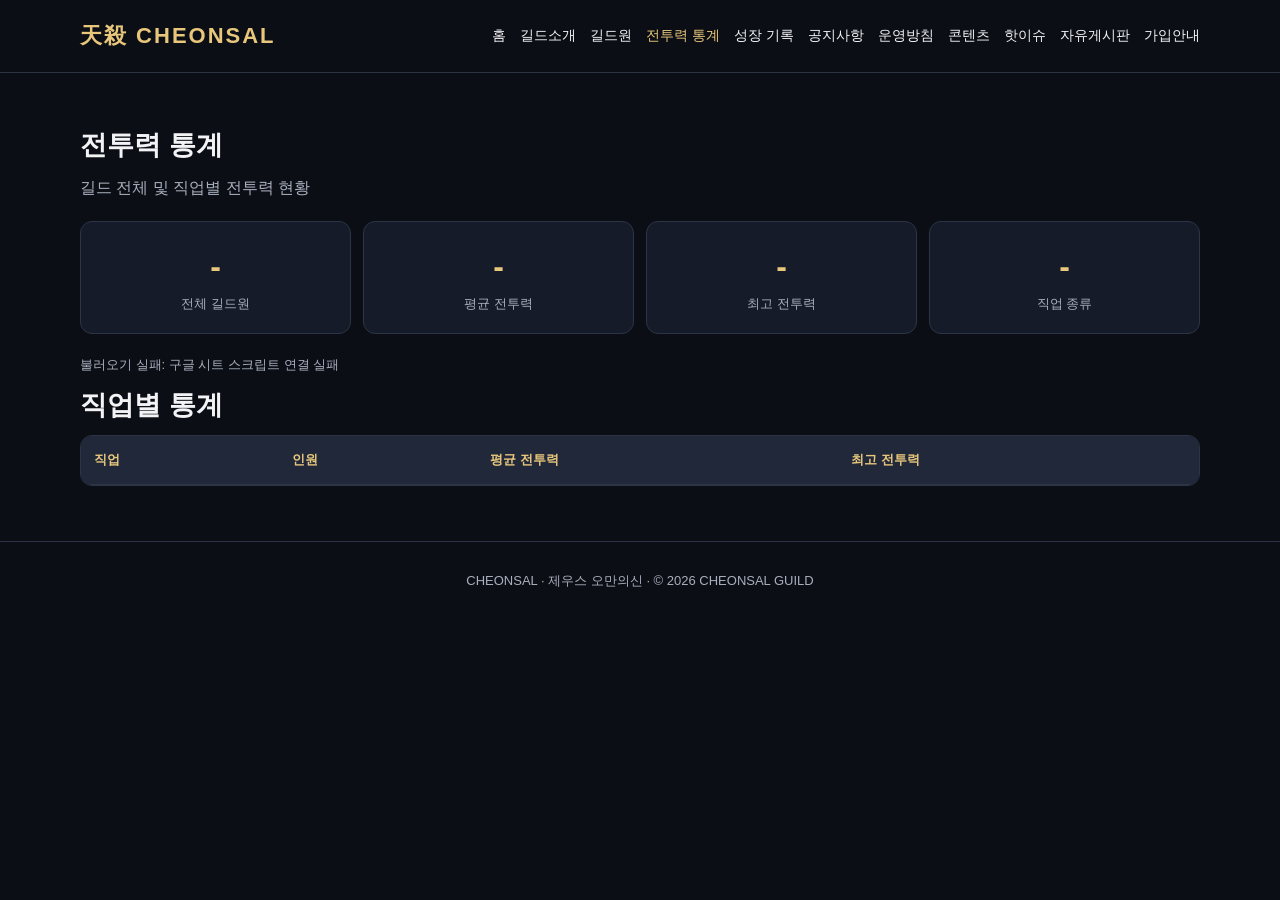
<file: stats.html>
<!doctype html><html lang="ko"><head><meta charset="utf-8"><meta name="viewport" content="width=device-width,initial-scale=1"><meta name="description" content="제우스 오만의신 천살길드 공식 홈페이지"><title>전투력 통계 | 천살길드</title><link rel="stylesheet" href="style.css"></head><body><header><div class="wrap head"><a href="index.html" class="logo">天殺 CHEONSAL</a><nav><a class="" href="index.html?v=20261009b">홈</a><a class="" href="guild.html?v=20261009b">길드소개</a><a class="" href="members.html?v=20261009b">길드원</a><a class="active" href="stats.html?v=20261009b">전투력 통계</a><a class="" href="growth.html?v=20261009b">성장 기록</a><a class="" href="notice.html?v=20261009b">공지사항</a><a class="" href="rules.html?v=20261009b">운영방침</a><a class="" href="content.html?v=20261009b">콘텐츠</a><a class="" href="hot.html?v=20261009b">핫이슈</a><a class="" href="board.html?v=20261009b">자유게시판</a><a class="" href="join.html?v=20261009b">가입안내</a></nav></div></header><main><section class="section"><div class="wrap"><h2>전투력 통계</h2><p class="lead">길드 전체 및 직업별 전투력 현황</p><div class="stats"><div class="statbox"><div class="stat" id="total">-</div><span>전체 길드원</span></div><div class="statbox"><div class="stat" id="avg">-</div><span>평균 전투력</span></div><div class="statbox"><div class="stat" id="max">-</div><span>최고 전투력</span></div><div class="statbox"><div class="stat" id="jobcount">-</div><span>직업 종류</span></div></div><p class="note" id="status">구글 시트 연결 대기 중…</p><h2>직업별 통계</h2><div class="tablewrap"><table><thead><tr><th>직업</th><th>인원</th><th>평균 전투력</th><th>최고 전투력</th></tr></thead><tbody id="jobrows"></tbody></table></div></div></section></main><footer><div class="wrap">CHEONSAL · 제우스 오만의신 · © 2026 CHEONSAL GUILD</div></footer><script src="app.js"></script></body></html>
</file>
<file: style.css>
:root{--bg:#0b0e15;--panel:#151b28;--line:#2c3445;--gold:#e8c77c;--txt:#f3f3f6;--muted:#a8afbd}*{box-sizing:border-box}body{margin:0;background:var(--bg);color:var(--txt);font-family:Arial,'Malgun Gothic',sans-serif;line-height:1.65}a{color:inherit;text-decoration:none}.wrap{width:min(1120px,92%);margin:auto}header{position:sticky;top:0;background:#0b0e15ee;border-bottom:1px solid var(--line);z-index:5}.head{display:flex;align-items:center;justify-content:space-between;gap:20px;min-height:72px}.logo{font-size:22px;font-weight:900;letter-spacing:2px;color:var(--gold)}nav{display:flex;gap:14px;flex-wrap:wrap;font-size:14px}nav a:hover,.active{color:var(--gold)}.hero{padding:90px 0 75px;text-align:center;background:radial-gradient(ellipse at top,#313044,#0b0e15 70%)}.eyebrow{letter-spacing:4px;color:var(--gold);font-size:12px}.hero h1{font-size:clamp(44px,9vw,86px);letter-spacing:10px;margin:5px 0}.hero p{color:var(--muted)}h1,h2,h3{line-height:1.3}h2{font-size:27px;margin:0 0 12px}.section{padding:55px 0}.lead{color:var(--muted);margin-top:0}.grid{display:grid;grid-template-columns:repeat(3,1fr);gap:15px}.card,.panel{background:var(--panel);border:1px solid var(--line);border-radius:15px;padding:22px}.card h3{color:var(--gold);margin-top:0}.card p,.small{color:var(--muted)}.stat{font-size:32px;color:var(--gold);font-weight:800}.stats{display:grid;grid-template-columns:repeat(4,1fr);gap:12px;margin:20px 0}.statbox{text-align:center;background:var(--panel);padding:18px 8px;border-radius:12px;border:1px solid var(--line)}.statbox span{display:block;color:var(--muted);font-size:13px}.toolbar{display:flex;gap:10px;flex-wrap:wrap;margin:20px 0}input,select,button{background:#101521;color:var(--txt);border:1px solid #41495a;border-radius:9px;padding:11px 13px;font:inherit}input{min-width:210px;flex:1}button{cursor:pointer;color:var(--gold)}button:hover{border-color:var(--gold)}.tablewrap{overflow-x:auto;border:1px solid var(--line);border-radius:12px}table{width:100%;border-collapse:collapse;min-width:570px}th,td{padding:13px;text-align:left;border-bottom:1px solid var(--line)}th{background:#20283a;color:var(--gold);font-size:13px}tr:last-child td{border:0}tbody tr:hover{background:#1c2433}.rank1{color:#ffda77;font-weight:800}.rank2{color:#d2d9e4;font-weight:800}.rank3{color:#d7a47b;font-weight:800}.note{font-size:13px;color:var(--muted)}.notice{border-left:3px solid var(--gold);padding:13px 18px;background:var(--panel);margin:12px 0}.badge{color:var(--gold);font-weight:bold}.btn{display:inline-block;background:var(--gold);color:#161616;padding:12px 20px;border-radius:9px;font-weight:800;margin-top:15px}footer{border-top:1px solid var(--line);color:var(--muted);padding:28px 0;text-align:center;font-size:13px}canvas{max-width:100%}@media(max-width:750px){.head{display:block;padding:13px 0}nav{gap:9px;margin-top:9px;font-size:12px}.grid{grid-template-columns:1fr}.stats{grid-template-columns:repeat(2,1fr)}.section{padding:35px 0}.hero{padding:60px 0}}
</file>
